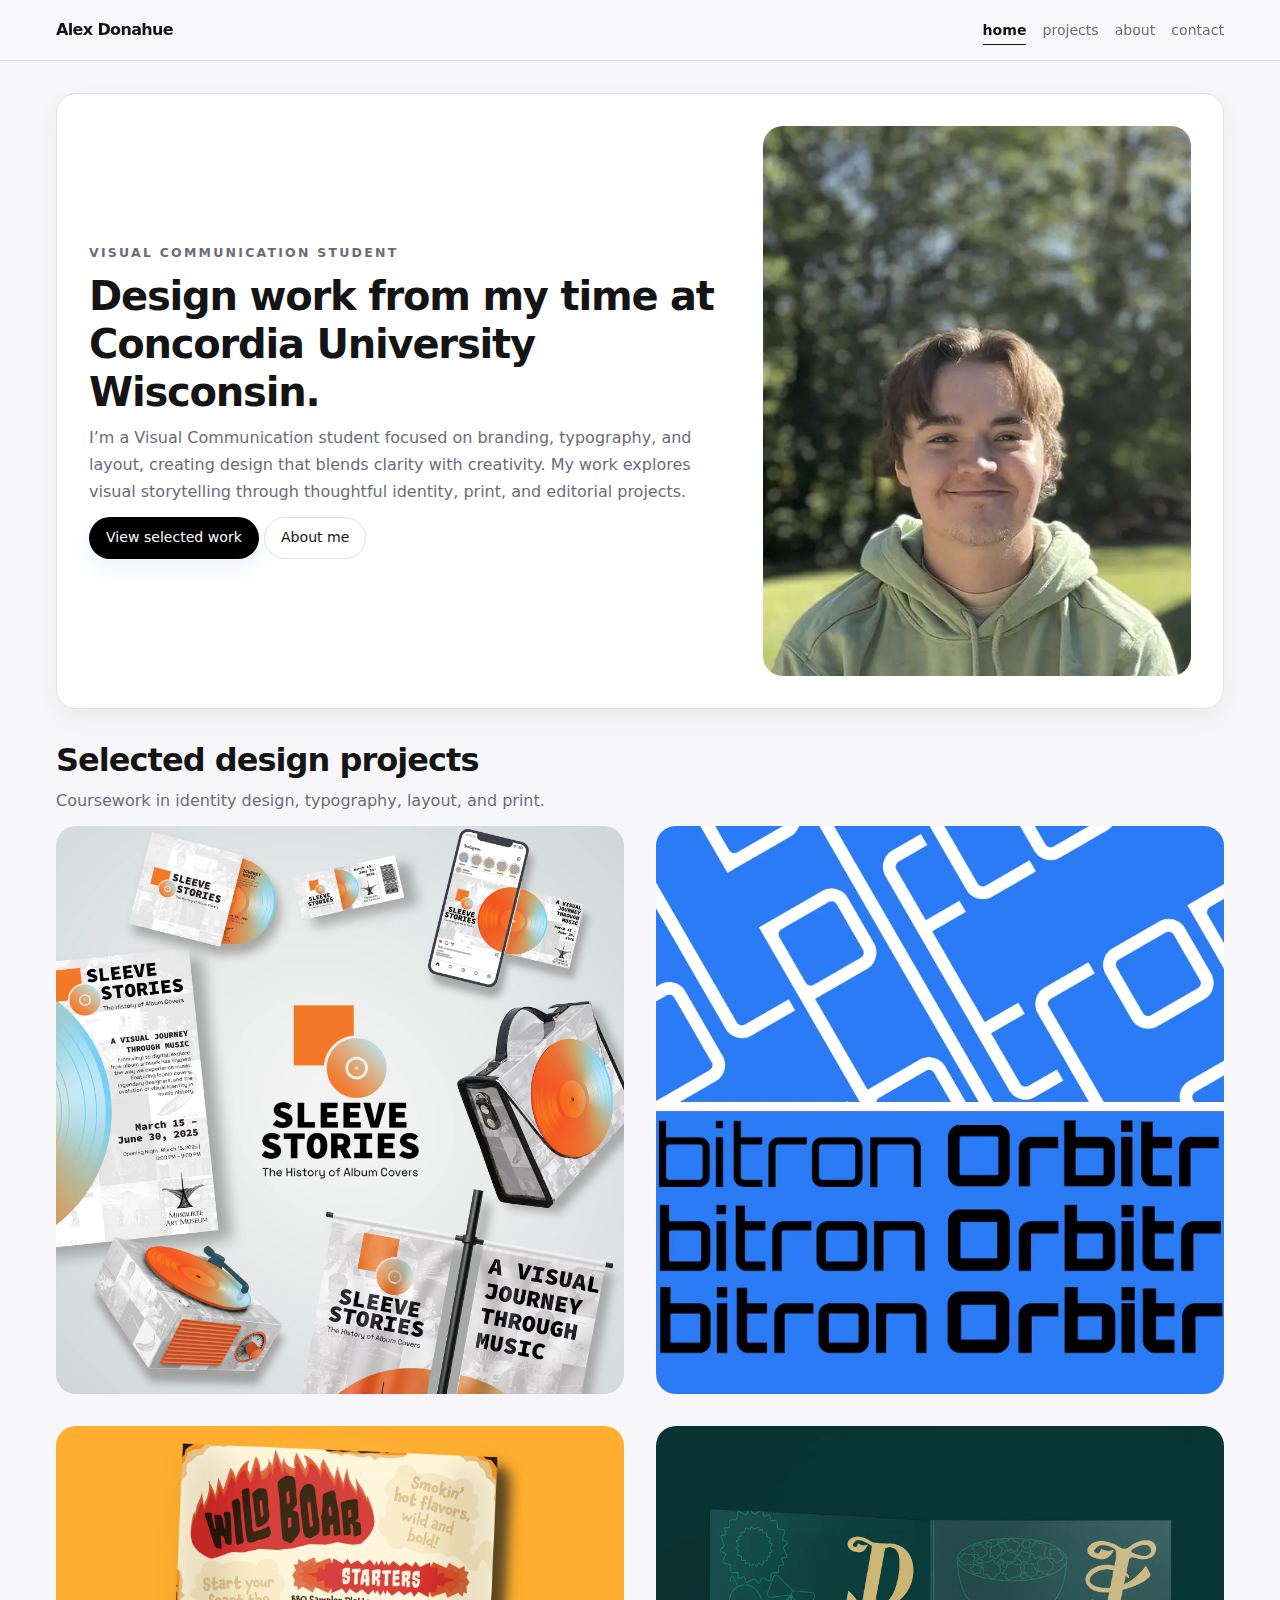
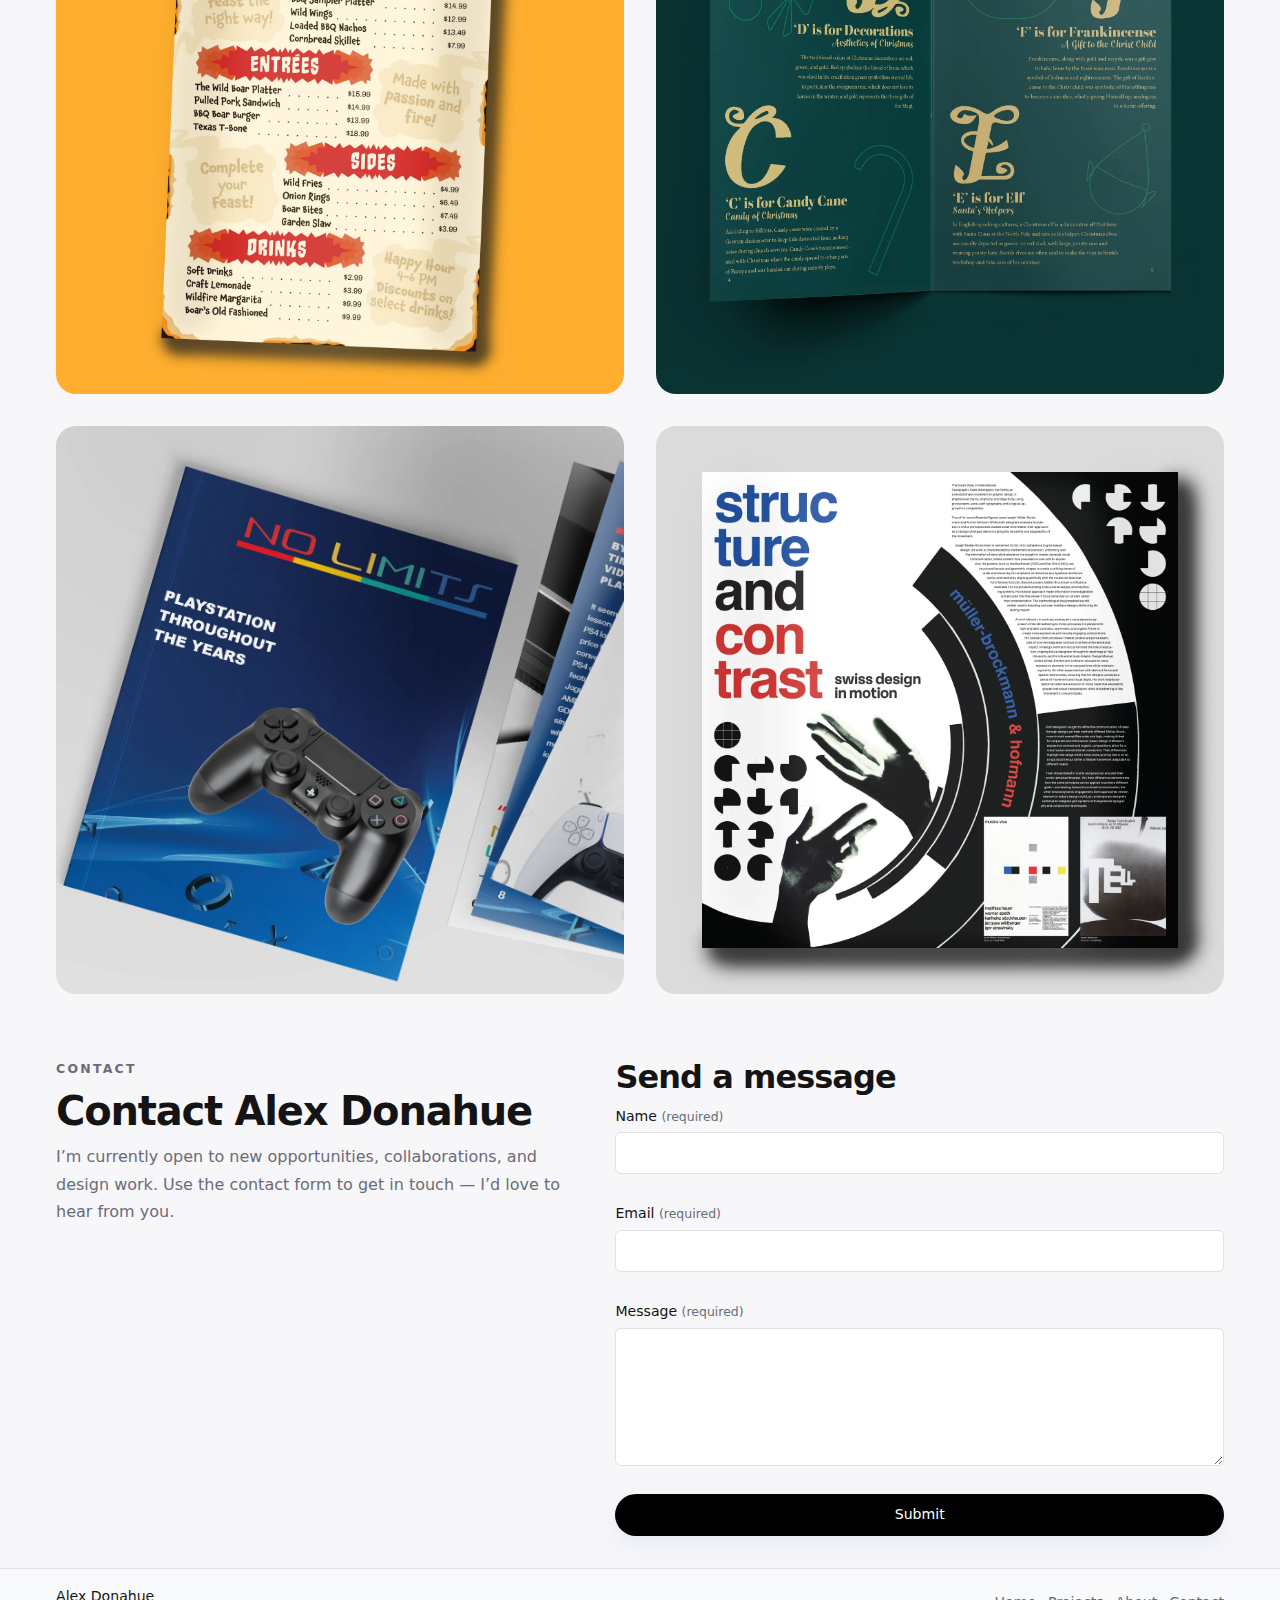
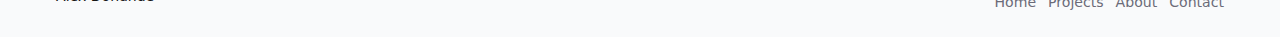
<file: index.html>
<!DOCTYPE html>
<html lang="en">
<head>
  <meta charset="UTF-8">
  <title>Graphic Design Portfolio | Alex Donahue</title>
  <meta name="viewport" content="width=device-width, initial-scale=1">
  <meta name="description" content="Portfolio of Alex Donahue, a Visual Communication student at Concordia University Wisconsin showcasing graphic design, branding, layout, and motion graphics projects.">
  <link rel="stylesheet" href="styles.css">
  <script src="script.js" defer></script>
</head>
<body>

<header class="site-header" role="banner">
  <div class="container header-inner">

    <a href="index.html" class="site-logo">Alex Donahue</a>

    <button
      class="menu-toggle"
      id="menu-toggle"
      type="button"
      aria-label="Toggle navigation menu"
      aria-controls="primary-nav"
      aria-expanded="false"
    >
      <span class="menu-icon" aria-hidden="true"></span>
    </button>

    <nav
      class="site-nav"
      id="primary-nav"
      role="navigation"
      aria-label="Primary navigation"
    >
      <ul class="nav-list">
        <li><a href="index.html" aria-current="page">Home</a></li>
        <li><a href="#projects">Projects</a></li>
        <li><a href="about.html">About</a></li>
        <li><a href="#contact">Contact</a></li>
      </ul>
    </nav>
  </div>
</header>

<main id="main-content">

  <section class="hero">
    <div class="container hero-inner">

      <div class="hero-content">
        <p class="eyebrow">Visual Communication Student</p>

        <h1>Design work from my time at Concordia University Wisconsin.</h1>

        <p class="hero-text">
          I’m a Visual Communication student focused on branding, typography,
          and layout, creating design that blends clarity with creativity.
          My work explores visual storytelling through thoughtful identity,
          print, and editorial projects.
        </p>

        <div class="hero-actions">
          <a class="btn btn-primary" href="#projects">View selected work</a>
          <a class="btn btn-ghost" href="about.html">About me</a>
        </div>
      </div>

      <div class="hero-portrait">
        <img src="images/alex-portrait.webp"
             alt="Portrait of Alex Donahue"
             class="portrait-img">
      </div>

    </div>
  </section>

  <section id="projects" class="section">
    <div class="container">
      <h2>Selected design projects</h2>
      <p class="section-intro">Coursework in identity design, typography, layout, and print.</p>

<div class="project-grid">
  <!-- ================================
     Sleeve Stories
  =================================== -->
  <div class="project-card">
  <a href="sleevestories.html" class="project-link"></a>

  <img src="images/sleevestories_mockup.webp"
       alt="Sleeve Stories exhibit identity"
       class="project-thumb">

  <div class="project-overlay">
    <h3>Sleeve Stories</h3>
    <p>Identity system for an album cover museum exhibit</p>
  </div>
</div>

  <!-- ================================
     NeoType: Orbitron type specimen
  =================================== -->
  <div class="project-card">
  <img src="images/orbitron.webp" class="project-thumb">
  <div class="project-overlay">
    <h3>NeoType</h3>
    <p>Type Specimen Book</p>
    <a href="neotype.html" class="project-link">View case study →</a>
  </div>
</div>

  <!-- ================================
     Wild Boar one-page menu
  =================================== -->
  <div class="project-card">
    <img src="images/wildboar.webp" class="project-thumb"
         alt="Wild Boar BBQ restaurant menu"
         class="project-thumb">

    <div class="project-overlay">
      <h3>Wild Boar one-page menu</h3>
      <p>Branding-driven restaurant menu.</p>
      <a href="wildboar.html" class="project-link">View case study →</a>
    </div>
  </div>

    <!-- ================================
     Christmas ABC book
  =================================== -->
  <div class="project-card">
    <img src="images/abc.webp" class="project-thumb"
         alt="Christmas ABC book and poster"
         class="project-thumb">

    <div class="project-overlay">
      <h3>Typeface Design</h3>
      <p>Christmas ABC's book and poster</p>
      <a href="abc.html" class="project-link">View case study →</a>
    </div>
  </div>

  <!-- ================================
     No Limits PlayStation brochure
  =================================== -->
  <div class="project-card">
    <img src="images/NoLimits.webp" class="project-thumb"
         alt="No Limits PlayStation brochure"
         class="project-thumb">

    <div class="project-overlay">
      <h3>No Limits PlayStation brochure</h3>
      <p>Editorial brochure celebrating PlayStation.</p>
      <a href="nolimits.html" class="project-link">View case study →</a>
    </div>
  </div>

    <!-- ================================
     Design Poster
  =================================== -->
  <div class="project-card">
    <img src="images/poster.webp" class="project-thumb"
         alt="Quadrant Poster"
         class="project-thumb">

    <div class="project-overlay">
      <h3>Quadrant Poster</h3>
      <p>Josef Müller-Brockmann and Armin Hofmann</p>
      <a href="quadrant.html" class="project-link">View case study →</a>
    </div>
  </div>
</div>

      </div>
    </div>
  </section>

  <!-- ================================
     CONTACT SECTION (FORM + ASIDE)
=================================== -->

<section id="contact" class="section" aria-labelledby="contact-heading">
  <div class="container contact-layout">

    <!-- LEFT COLUMN -->
    <aside class="main-grid-sidebar contact-aside" aria-label="Additional contact information">

      <p class="eyebrow">Contact</p>
      <h1 id="contact-heading">Contact Alex Donahue</h1>
      <p class="page-intro">
        I’m currently open to new opportunities, collaborations, and design work. Use the contact
        form to get in touch — I’d love to hear from you.
      </p>

    </aside>

    <!-- RIGHT COLUMN -->
    <div class="main-grid-primary">
      <h2 id="form-heading">Send a message</h2>

      <form class="contact-form" action="#" method="post" novalidate>
        <!-- Name -->
        <div class="form-field">
          <label for="name">
            Name <span class="required-indicator">(required)</span>
          </label>
          <input
            id="name"
            name="name"
            type="text"
            autocomplete="name"
            required
            minlength="2"
            aria-describedby="name-helper name-error"
          >
          <p id="name-error" class="field-error" aria-live="polite"></p>
        </div>

        <!-- Email -->
        <div class="form-field">
          <label for="email">
            Email <span class="required-indicator">(required)</span>
          </label>
          <input
            id="email"
            name="email"
            type="email"
            autocomplete="email"
            required
            aria-describedby="email-helper email-error"
          >
          <p id="email-error" class="field-error" aria-live="polite"></p>
        </div>

        <!-- Message -->
        <div class="form-field">
          <label for="message">
            Message <span class="required-indicator">(required)</span>
          </label>
          <textarea
            id="message"
            name="message"
            rows="5"
            required
            minlength="10"
            aria-describedby="message-helper message-error"
          ></textarea>
          <p id="message-error" class="field-error" aria-live="polite"></p>
        </div>

        <button class="btn btn-primary contact-submit" type="submit">
          Submit
        </button>
      </form>
    </div>

  </div>
</section>

</main>

<footer class="site-footer">
  <div class="container footer-inner">
    <p>Alex Donahue</p>
    <nav aria-label="Footer navigation">
      <ul class="footer-nav">
        <li><a href="index.html" aria-current="page">Home</a></li>
        <li><a href="#projects">Projects</a></li>
        <li><a href="about.html">About</a></li>
        <li><a href="#contact">Contact</a></li>
      </ul>
    </nav>
  </div>
</footer>

</body>
</html>
</file>
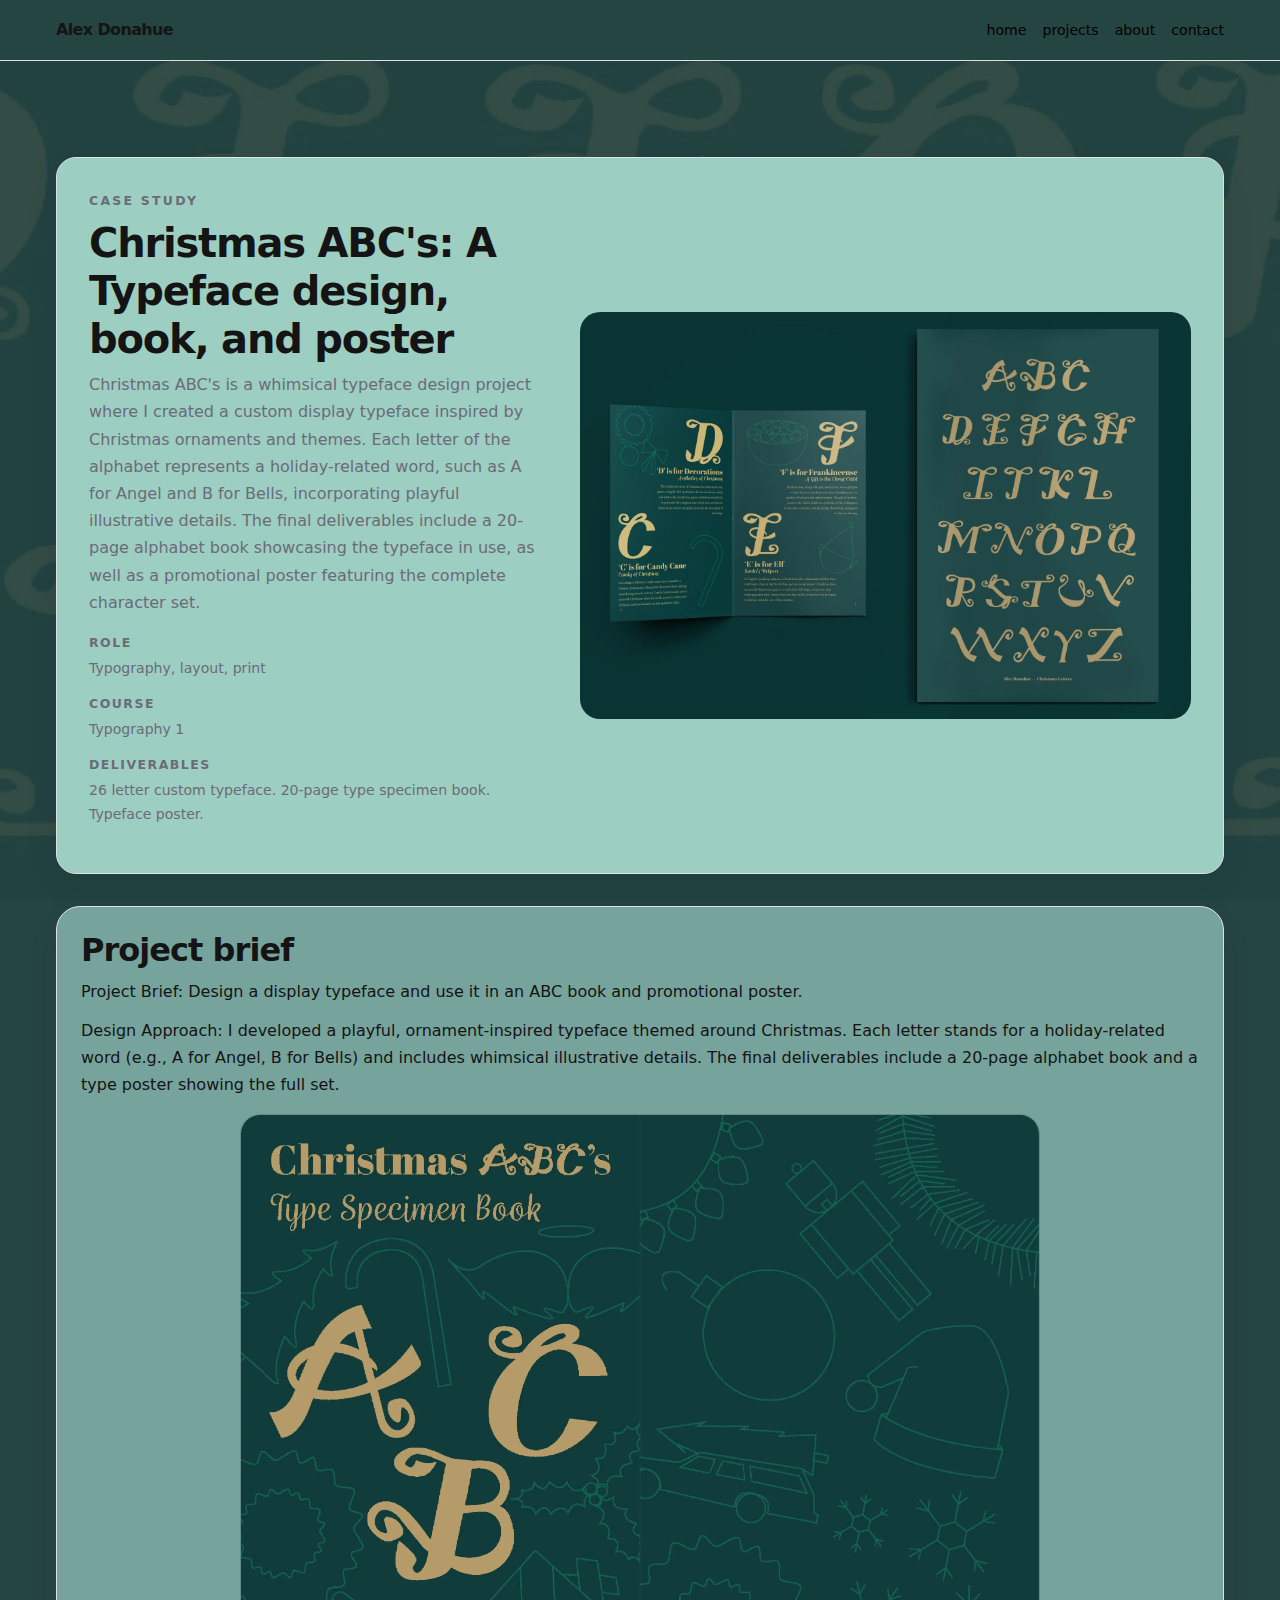
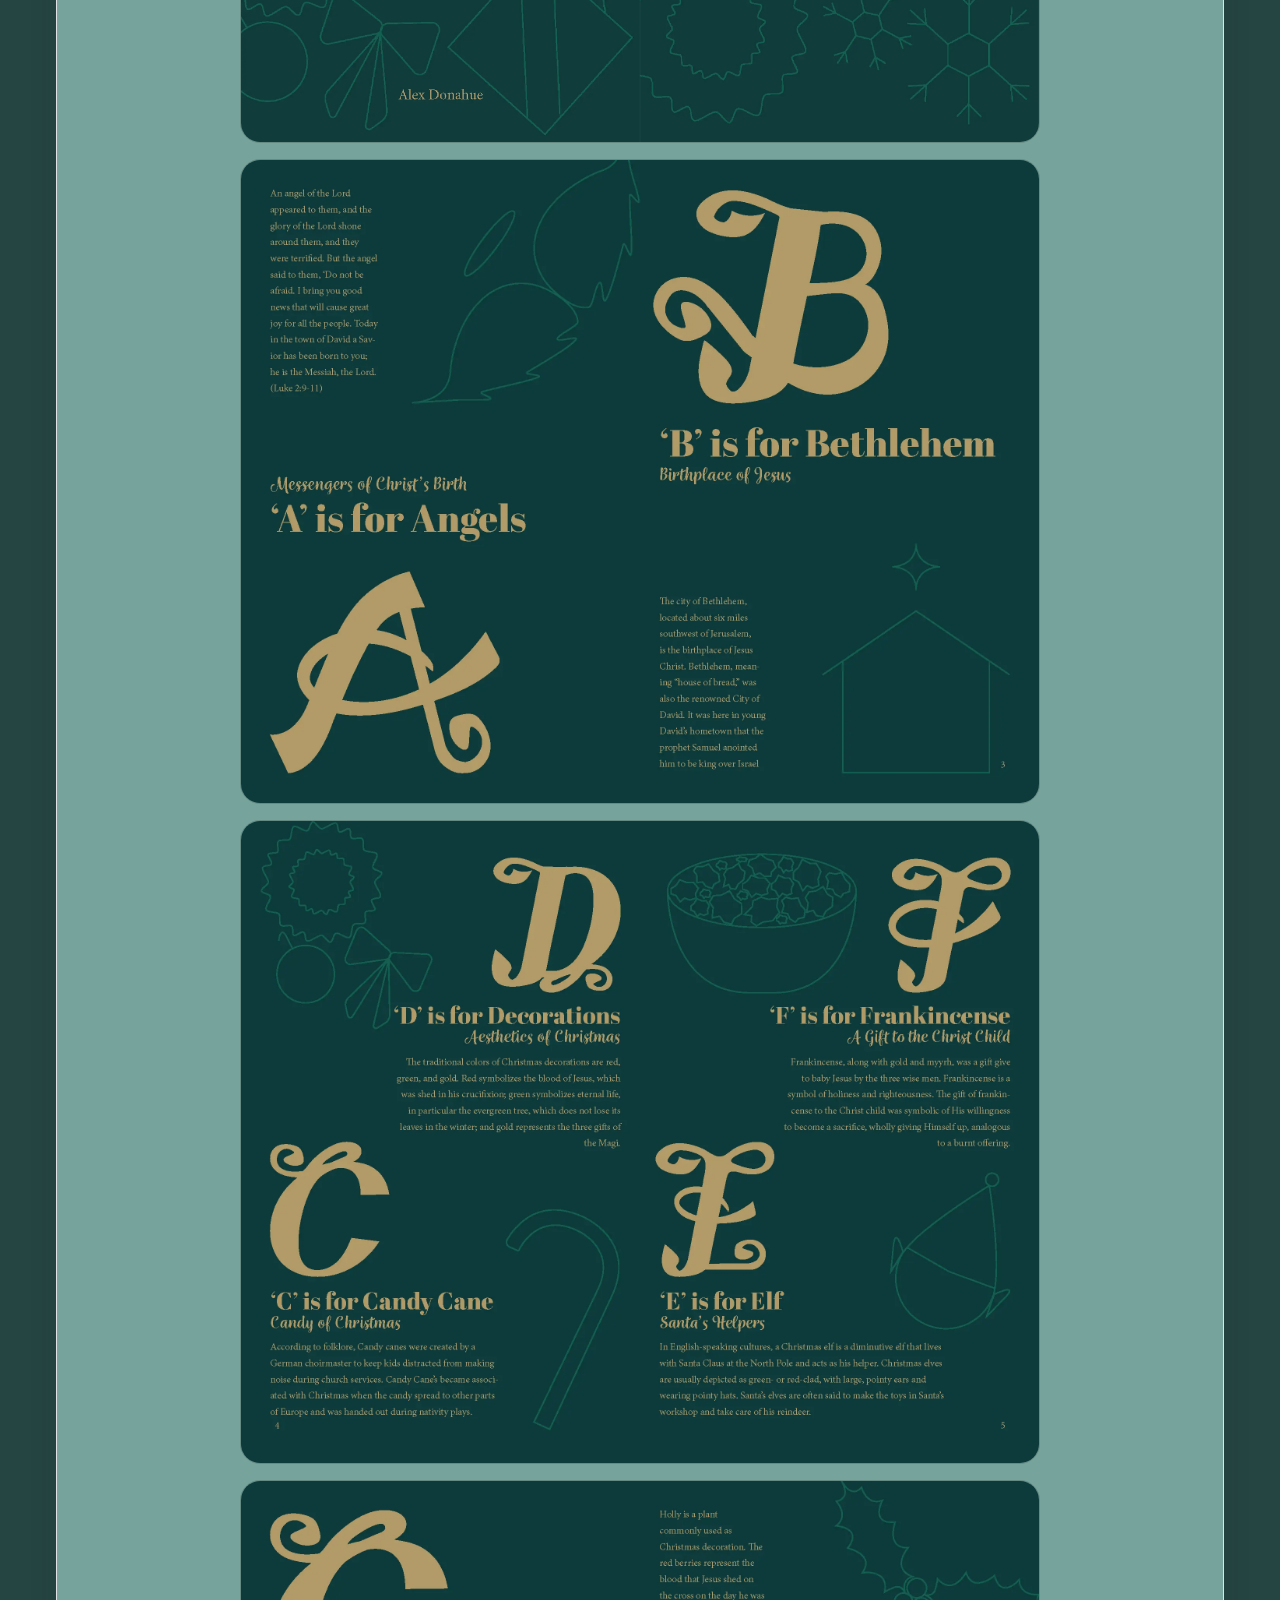
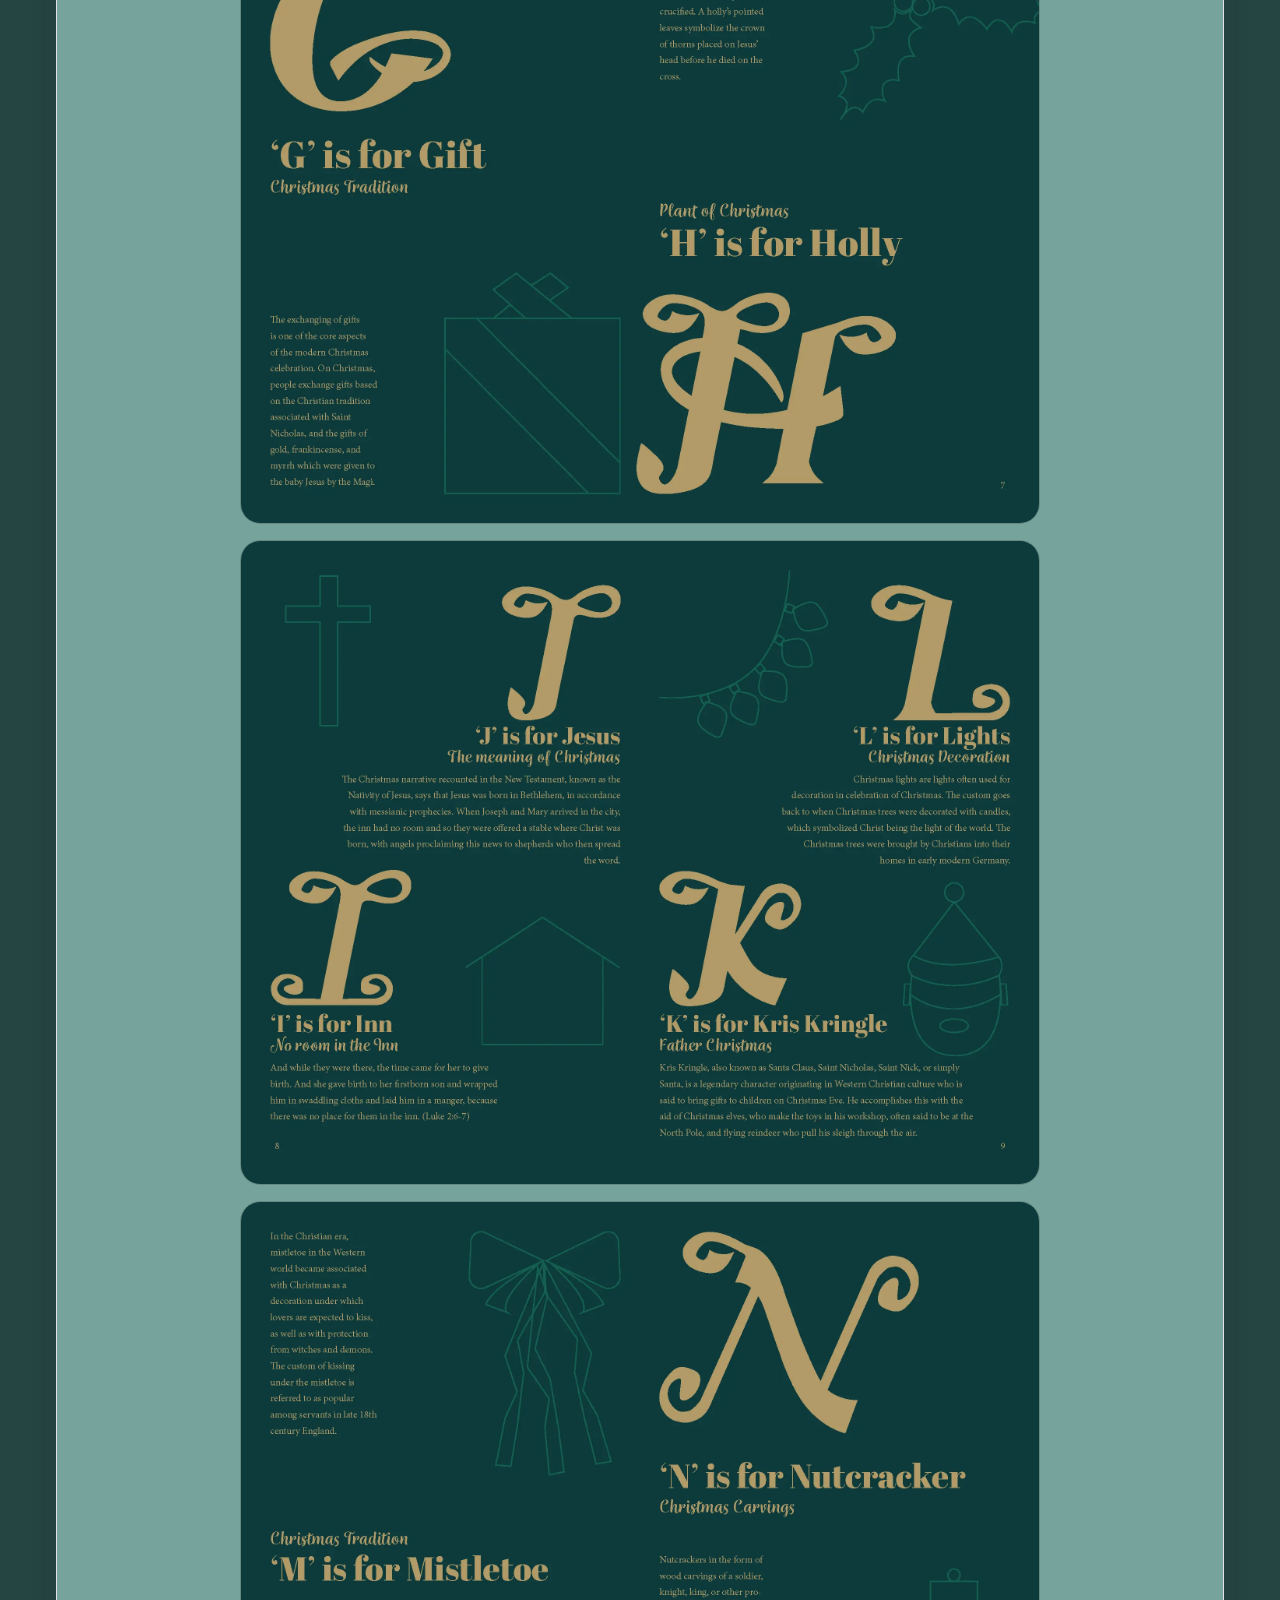
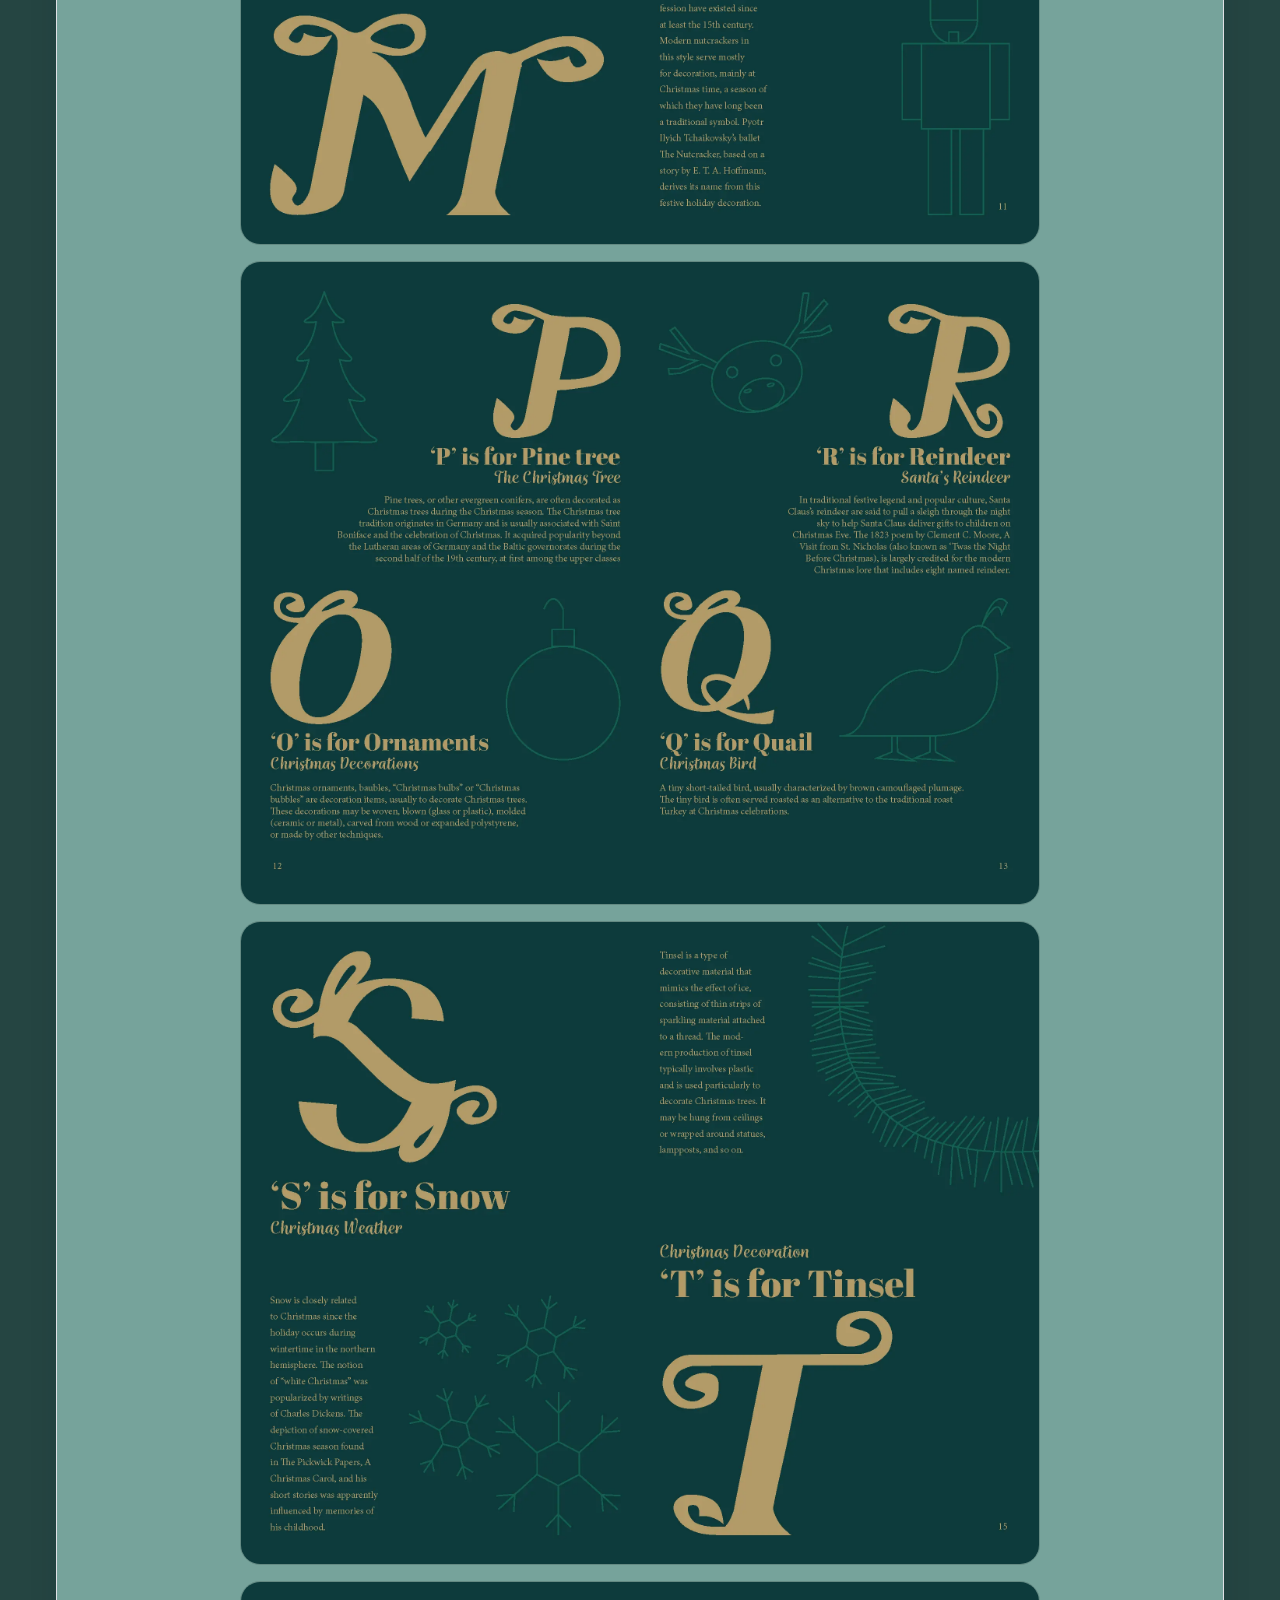
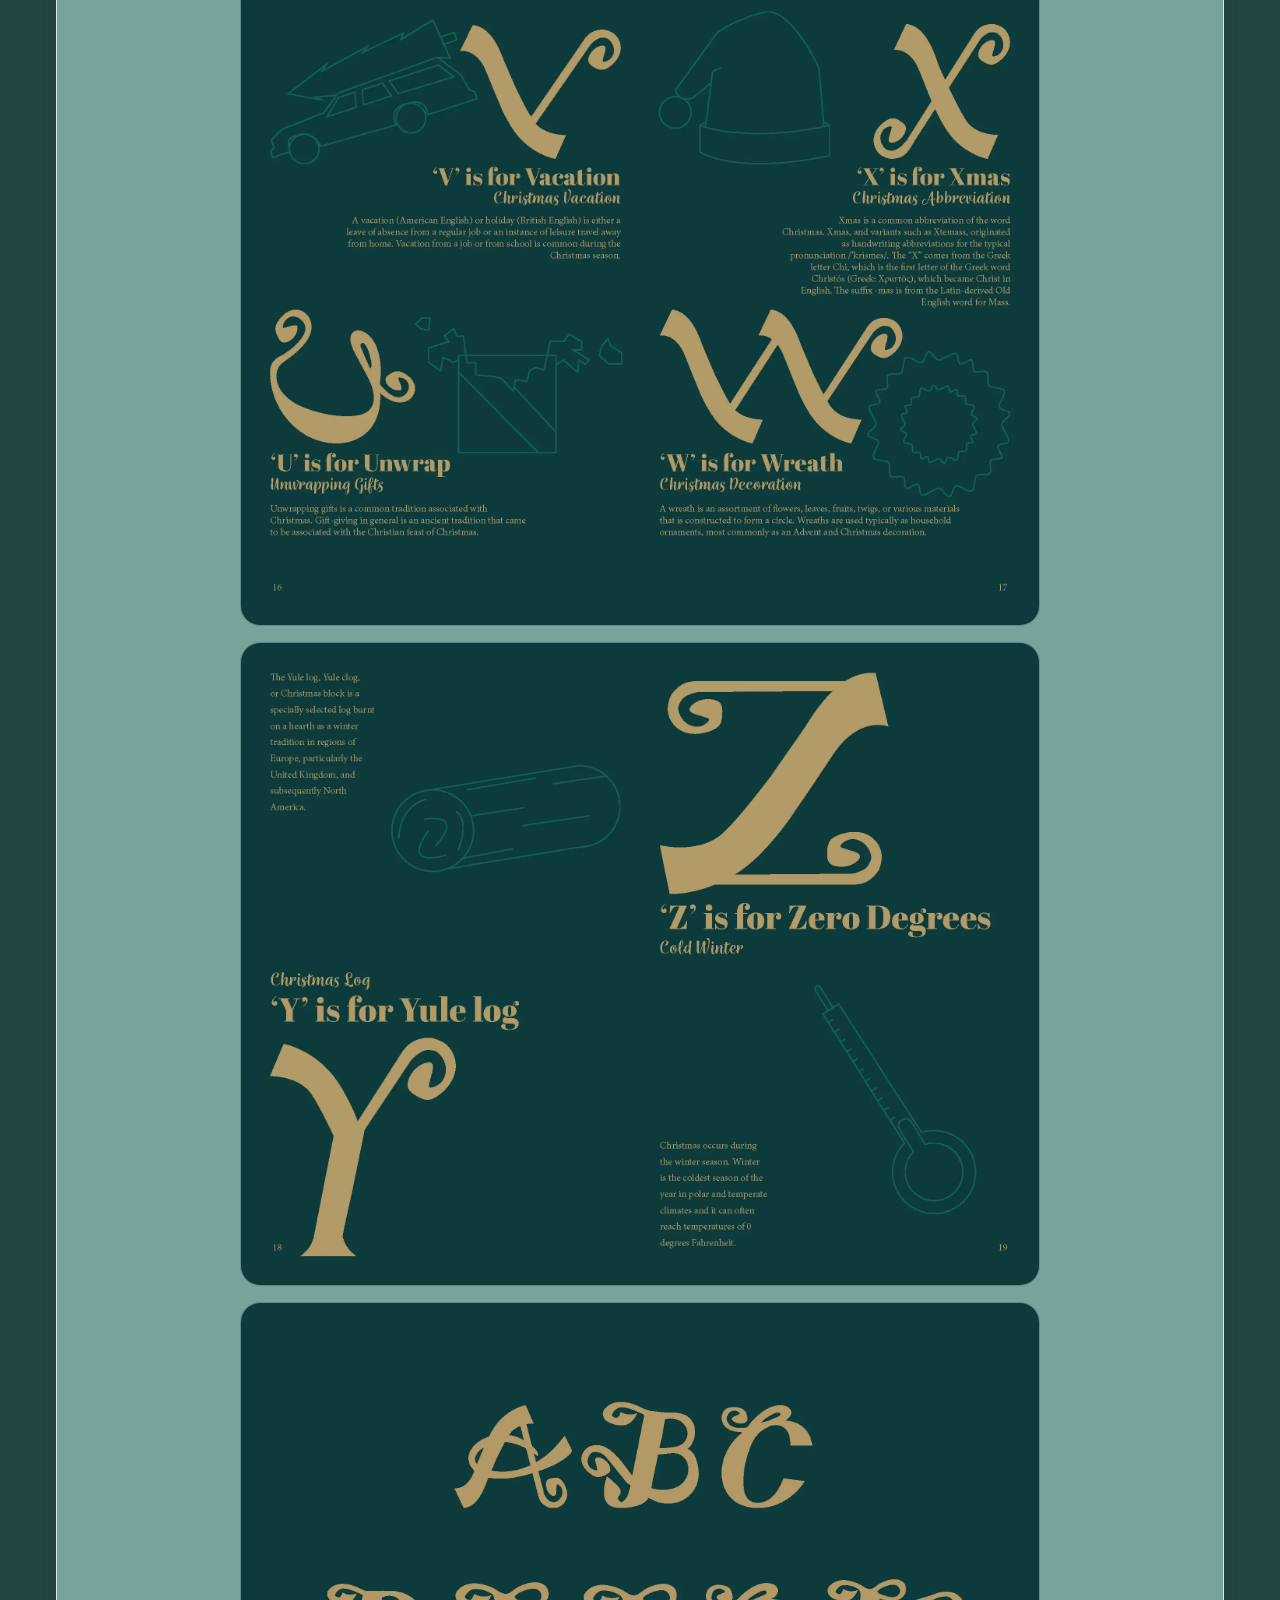
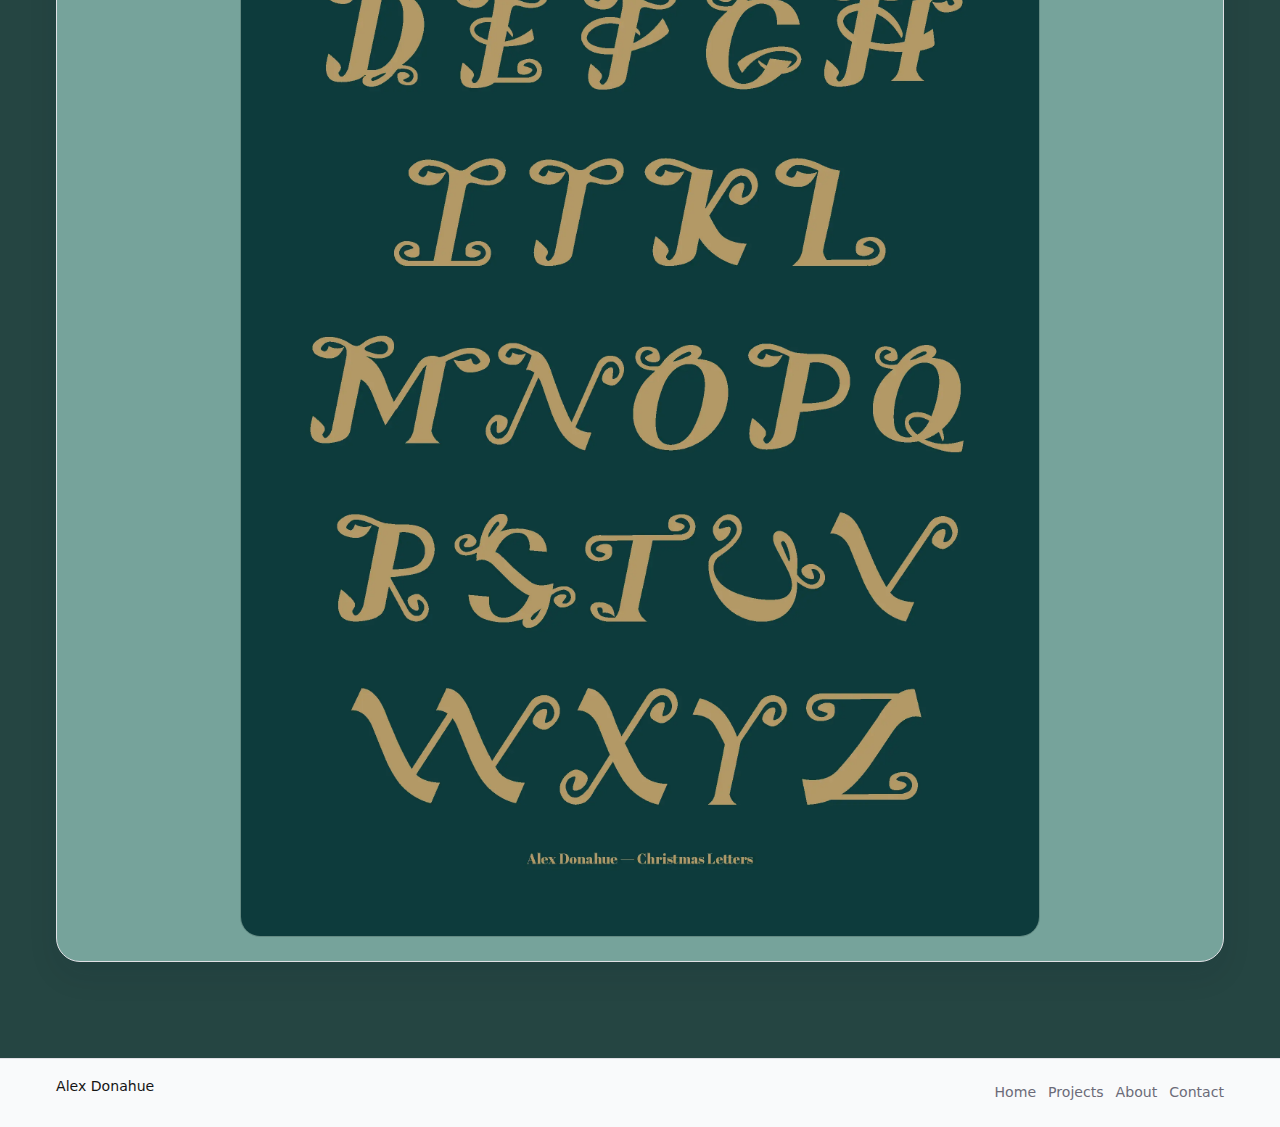
<file: abc.html>
<!DOCTYPE html>
<html lang="en">
<head>
  <meta charset="UTF-8">
  <title>Christmas ABC's – Typeface Design | Alex Donahue</title>
  <meta name="viewport" content="width=device-width, initial-scale=1">
  <meta name="description" content="Case study for Christmas ABC's, a typeface design project created by Alex Donahue">
  <link rel="stylesheet" href="styles.css">
  <script src="script.js" defer></script>
</head>
<body class="abc-case-page">

  <!-- Lightbox overlay -->
  <div id="lightbox" class="lightbox" aria-hidden="true">
    <button class="lightbox-close" aria-label="Close image"></button>
    <img id="lightbox-img" alt="">
  </div>

  <header class="site-header abc-site-header" role="banner">
  <div class="container abc-header-inner">

    <a href="index.html" class="site-logo">Alex Donahue</a>

    <button
      class="menu-toggle"
      id="menu-toggle"
      type="button"
      aria-label="Toggle navigation menu"
      aria-controls="primary-nav"
      aria-expanded="false"
    >
      <span class="menu-icon" aria-hidden="true"></span>
    </button>

    <nav
      class="site-nav abc-site-nav"
      id="primary-nav"
      role="navigation"
      aria-label="Primary navigation"
    >
      <ul class="nav-list abc-nav-list">
        <li><a href="index.html">Home</a></li>
        <li><a href="index.html#projects">Projects</a></li>
        <li><a href="about.html">About</a></li>
        <li><a href="index.html#contact">Contact</a></li>
      </ul>
    </nav>
  </div>
</header>

<main id="main-content" class="site-main">

  <!-- HERO / OVERVIEW -->
  <article class="abc-case-article" aria-labelledby="sleeve-heading">

    <section class="abc-case-hero">
      <div class="container abc-case-hero-inner">
        <div class="abc-case-hero-text">
          <p class="eyebrow">Case Study</p>
          <h1 id="sleeve-heading">Christmas ABC's: A Typeface design, book, and poster</h1>
          <p class="hero-text">
            Christmas ABC's is a whimsical typeface design project where I created a custom
            display typeface inspired by Christmas ornaments and themes. Each letter of the
            alphabet represents a holiday-related word, such as A for Angel and B for Bells,
            incorporating playful illustrative details. The final deliverables include a 20-page
            alphabet book showcasing the typeface in use, as well as a promotional poster featuring
            the complete character set.
          </p>

          <dl class="abc-case-meta">
            <div>
              <dt>Role</dt>
              <dd>Typography, layout, print</dd>
            </div>
            <div>
              <dt>Course</dt>
              <dd>Typography 1</dd>
            </div>
            <div>
              <dt>Deliverables</dt>
              <dd>26 letter custom typeface. 20-page type specimen book. Typeface poster.</dd>
            </div>
          </dl>
        </div>

        <div class="abc-case-hero-media">
          <img
          src="images/abc_mockup.webp"
          alt="Christmas ABC's type specimen book and poster"
          class="js-lightbox"
          >
        </div>
      </div>
    </section>

<!-- PROJECT BRIEF -->
<section class="section">
  <div class="container">
    <div class="abc-case-panel">
      <h2>Project brief</h2>
      <p>
        Project Brief: Design a display typeface and use it in an ABC book and promotional poster.
      </p>
      <p>
        Design Approach: I developed a playful, ornament-inspired typeface themed around Christmas.
        Each letter stands for a holiday-related word (e.g., A for Angel, B for Bells) and includes
        whimsical illustrative details. The final deliverables include a 20-page alphabet book and
        a type poster showing the full set.
      </p>

            <div class="abc-case-gallery abc-brief-gallery">
  <img src="images/abc_1.webp" alt="ABC book cover" class="js-lightbox">
  <img src="images/abc_2.webp" alt="ABC book spread 2" class="js-lightbox">
  <img src="images/abc_3.webp" alt="ABC book spread 3" class="js-lightbox">
  <img src="images/abc_4.webp" alt="ABC book spread 4" class="js-lightbox">
  <img src="images/abc_5.webp" alt="ABC book spread 5" class="js-lightbox">
  <img src="images/abc_6.webp" alt="ABC book spread 6" class="js-lightbox">
  <img src="images/abc_7.webp" alt="ABC book spread 7" class="js-lightbox">
  <img src="images/abc_8.webp" alt="ABC book spread 8" class="js-lightbox">
  <img src="images/abc_9.webp" alt="ABC book spread 9" class="js-lightbox">
  <img src="images/abc_10.webp" alt="ABC book spread 10" class="js-lightbox">
  <img src="images/abc_poster.webp" alt="ABC poster" class="js-lightbox">
          </div>
    </div>
  </div>
</section>

  </article>

</main>

<footer class="site-footer">
  <div class="container footer-inner">
    <p>Alex Donahue</p>
    <nav aria-label="Footer navigation">
      <ul class="footer-nav">
        <li><a href="index.html">Home</a></li>
        <li><a href="index.html#projects">Projects</a></li>
        <li><a href="about.html">About</a></li>
        <li><a href="index.html#contact">Contact</a></li>
      </ul>
    </nav>
  </div>
</footer>

</body>
</html>
</file>
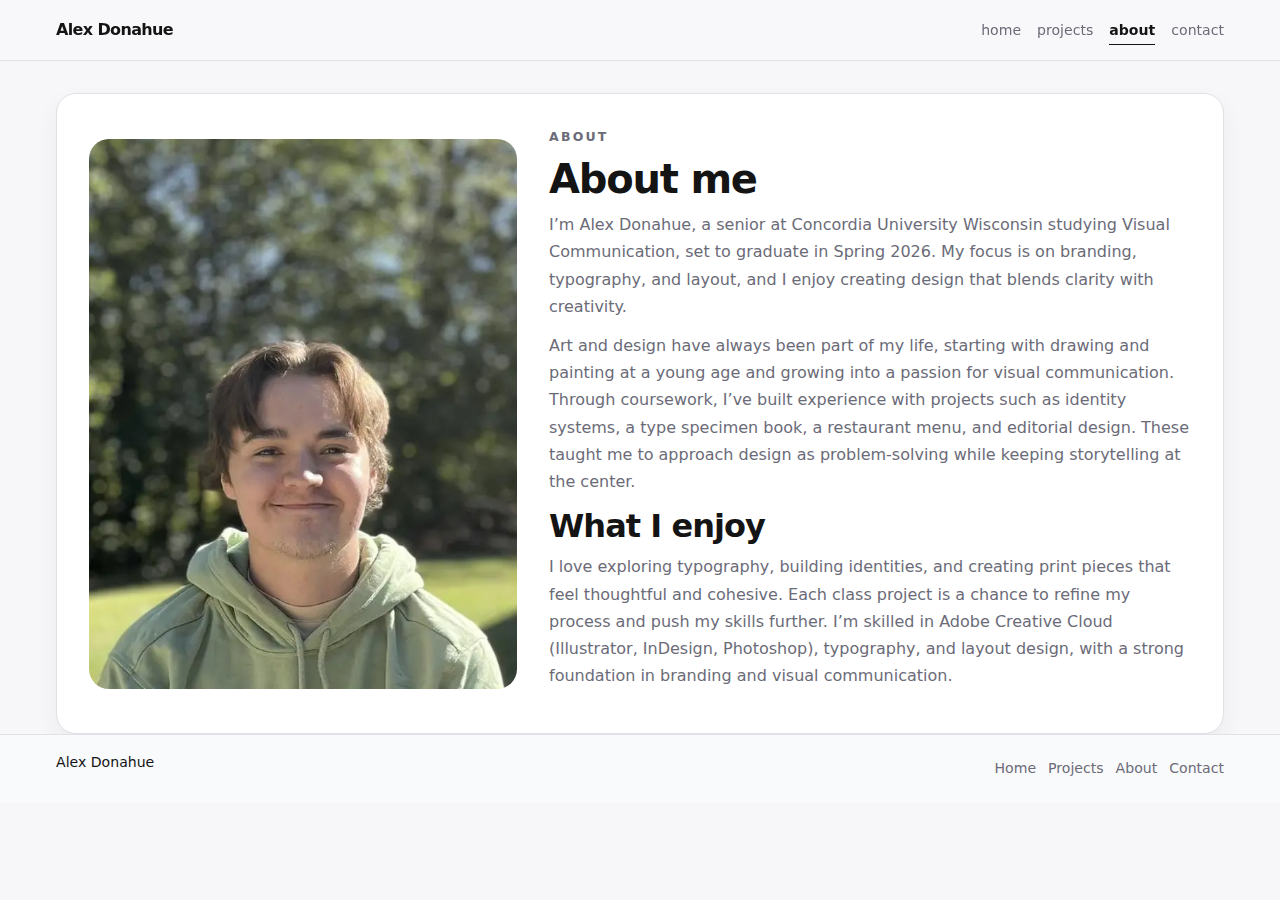
<file: about.html>
<!DOCTYPE html>
<html lang="en">
<head>
  <meta charset="UTF-8">
  <title>About | Alex Donahue – Student Graphic Designer</title>
  <meta name="viewport" content="width=device-width, initial-scale=1">
  <meta name="description" content="Learn about Alex Donahue, a Visual Communication student and emerging graphic designer focusing on branding, typography, layout, and photography.">
  <link rel="stylesheet" href="styles.css">
  <script src="script.js" defer></script>
</head>
<body>

<header class="site-header" role="banner">
  <div class="container header-inner">

    <a href="index.html" class="site-logo">Alex Donahue</a>

    <button class="menu-toggle" id="menu-toggle" type="button"
            aria-label="Toggle navigation menu"
            aria-controls="primary-nav"
            aria-expanded="false">
      <span class="menu-icon" aria-hidden="true"></span>
    </button>

    <nav class="site-nav" id="primary-nav" role="navigation" aria-label="Primary navigation">
      <ul class="nav-list">
        <li><a href="index.html">Home</a></li>
        <li><a href="index.html#projects">Projects</a></li>
        <li><a href="about.html" aria-current="page">About</a></li>
        <li><a href="index.html#contact">Contact</a></li>
      </ul>
    </nav>

  </div>
</header>

<main id="main-content">

  <!-- About hero-style section -->
  <section class="hero about-hero">
    <div class="container hero-inner about-hero-inner">

      <!-- Portrait FIRST (left side) -->
      <div class="hero-portrait">
        <img src="images/alex-portrait.webp" alt="Portrait of Alex Donahue" class="portrait-img">
      </div>

      <!-- Text SECOND (right side) -->
      <div class="hero-content">
        <p class="eyebrow">About</p>
        <h1>About me</h1>

        <p class="hero-text">
          I’m Alex Donahue, a senior at Concordia University Wisconsin studying Visual Communication,
          set to graduate in Spring 2026. My focus is on branding, typography, and layout,
          and I enjoy creating design that blends clarity with creativity.
        </p>

        <p class="hero-text">
          Art and design have always been part of my life, starting with drawing and painting at a young age
          and growing into a passion for visual communication. Through coursework,
          I’ve built experience with projects such as identity systems, a type specimen book,
          a restaurant menu, and editorial design. These taught me to approach design as problem-solving
          while keeping storytelling at the center.
        </p>

        <h2>What I enjoy</h2>
        <p class="hero-text">
          I love exploring typography, building identities, and creating print pieces that feel
          thoughtful and cohesive. Each class project is a chance to refine my process and push
          my skills further. I’m skilled in Adobe Creative Cloud (Illustrator, InDesign, Photoshop),
          typography, and layout design, with a strong foundation in branding and visual communication.
        </p>
      </div>

    </div>
  </section>

</main>

<footer class="site-footer">
  <div class="container footer-inner">
    <p>Alex Donahue</p>
    <nav aria-label="Footer navigation">
      <ul class="footer-nav">
        <li><a href="index.html">Home</a></li>
        <li><a href="index.html#projects">Projects</a></li>
        <li><a href="about.html" aria-current="page">About</a></li>
        <li><a href="index.html#contact">Contact</a></li>
      </ul>
    </nav>
  </div>
</footer>

</body>
</html>
</file>
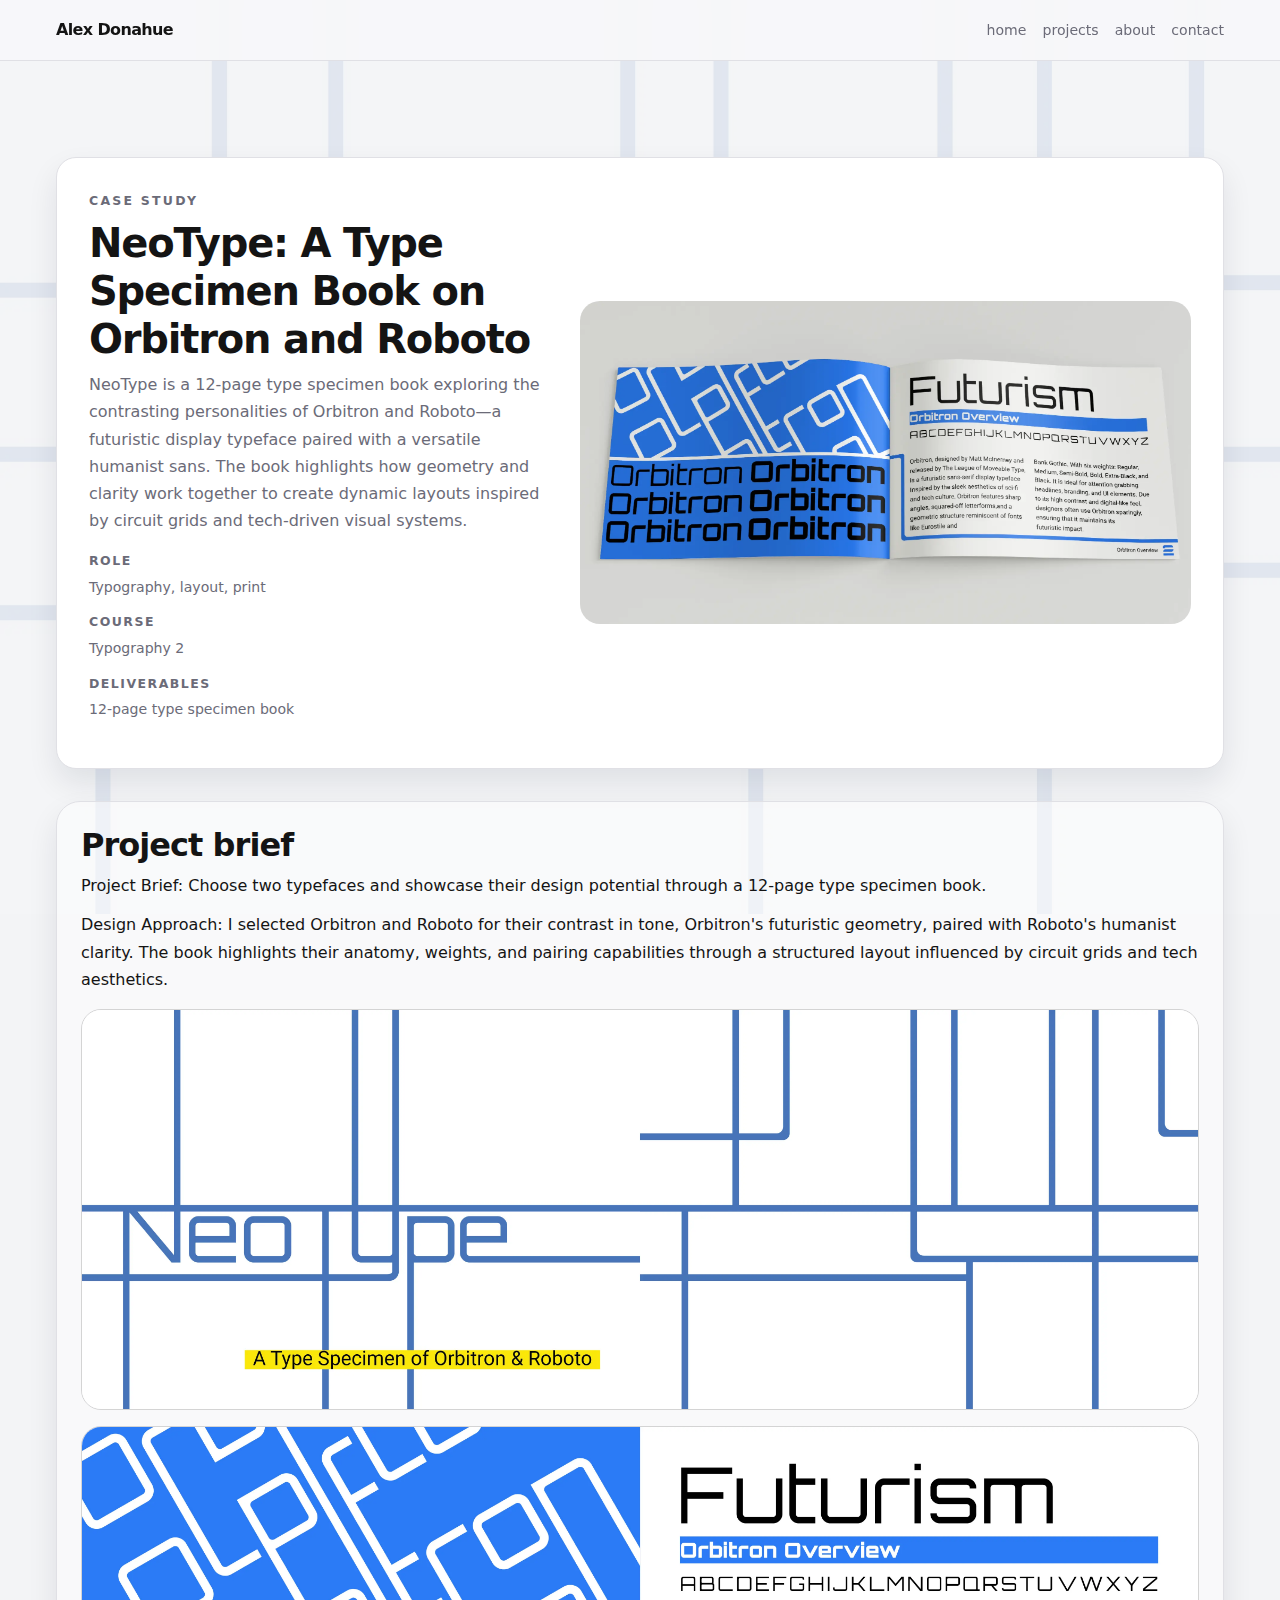
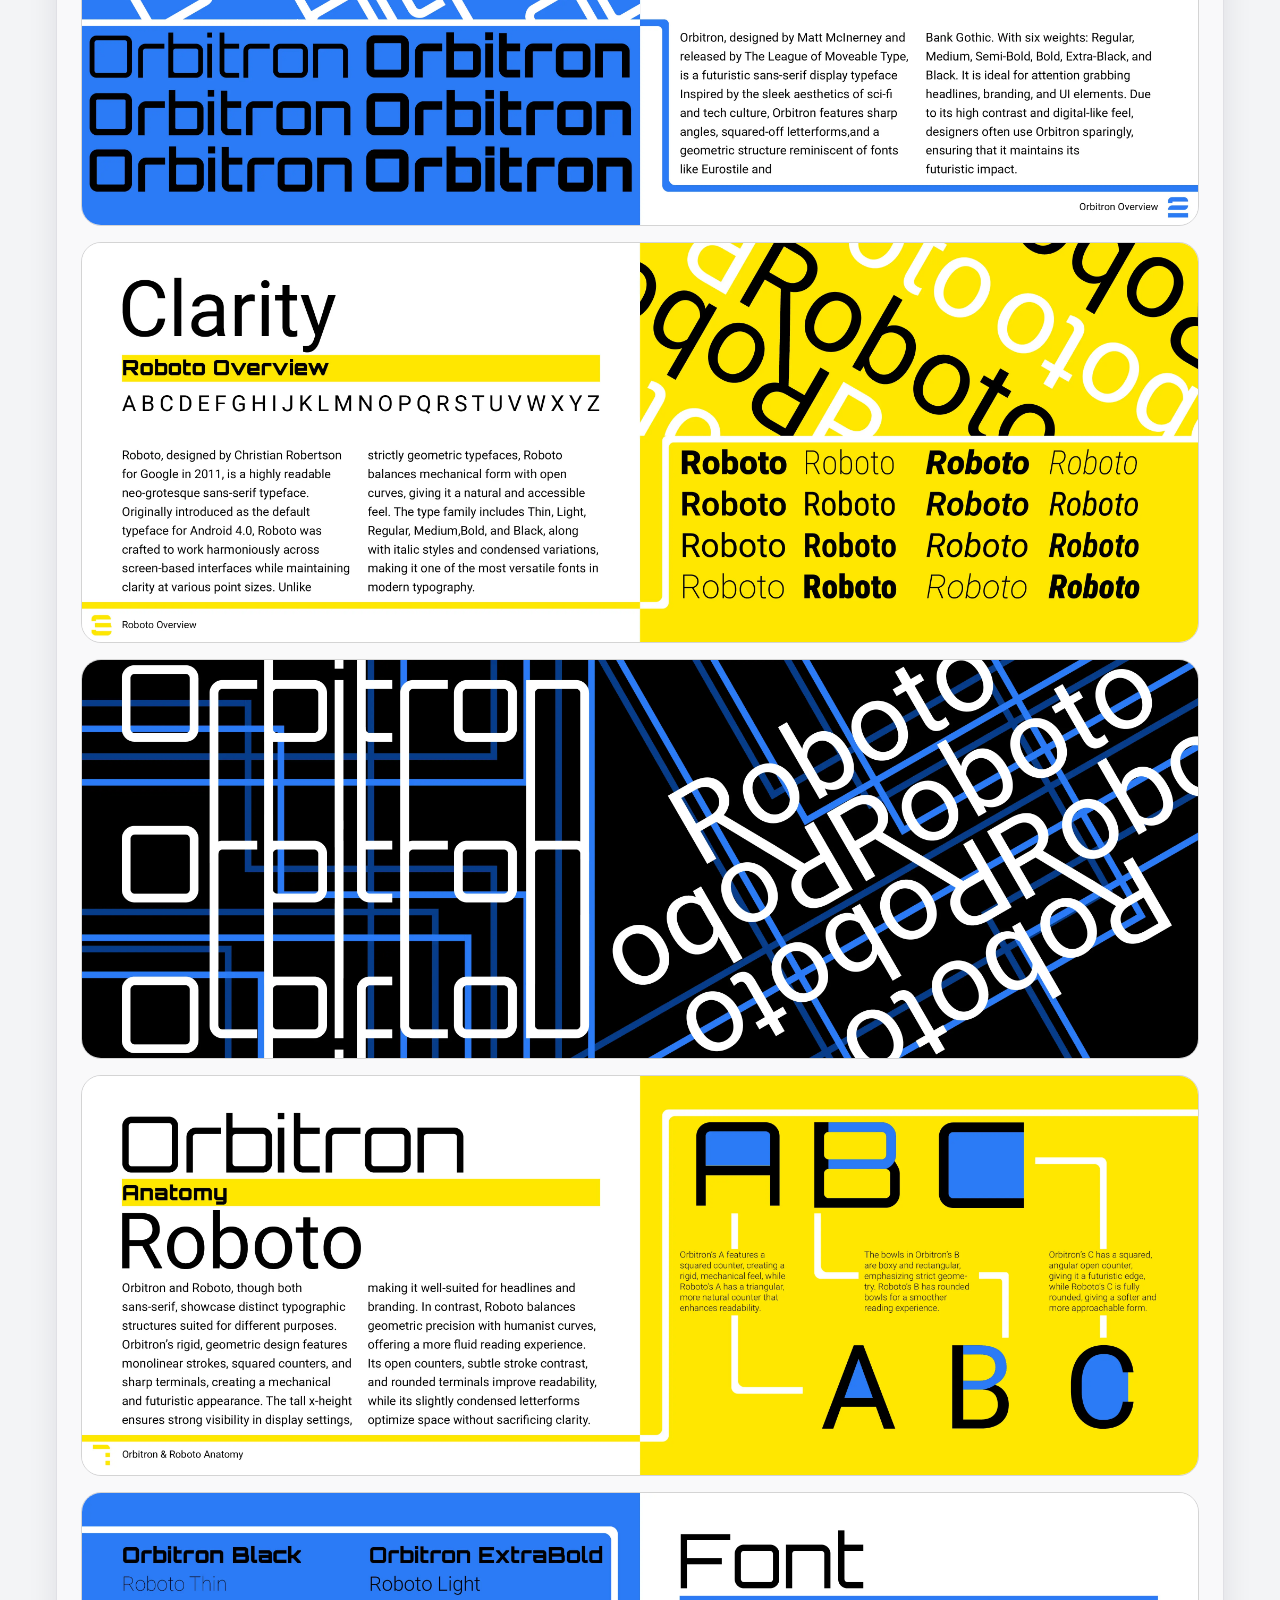
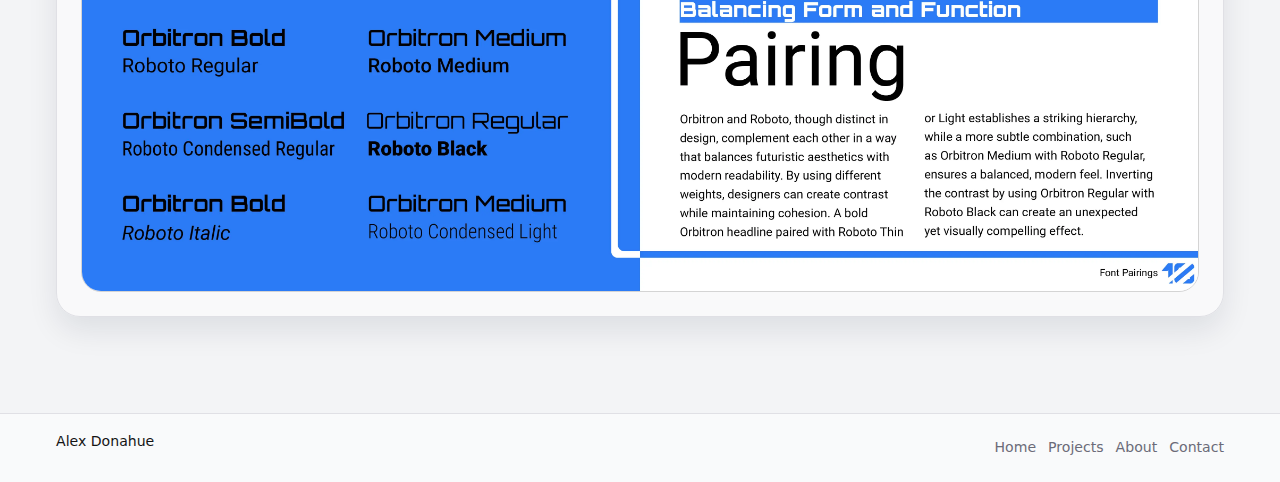
<file: neotype.html>
<!DOCTYPE html>
<html lang="en">
<head>
  <meta charset="UTF-8">
  <title>NeoType – Type Specimen Book Case Study | Alex Donahue</title>
  <meta name="viewport" content="width=device-width, initial-scale=1">
  <meta name="description" content="Case study for NeoType, a type specimen book created by Alex Donahue">
  <link rel="stylesheet" href="styles.css">
  <script src="script.js" defer></script>
</head>
<body class="neo-case-page">

  <!-- Lightbox overlay -->
  <div id="lightbox" class="lightbox" aria-hidden="true">
    <button class="lightbox-close" aria-label="Close image"></button>
    <img id="lightbox-img" alt="">
  </div>

  <header class="site-header" role="banner">
  <div class="container header-inner">

    <a href="index.html" class="site-logo">Alex Donahue</a>

    <button
      class="menu-toggle"
      id="menu-toggle"
      type="button"
      aria-label="Toggle navigation menu"
      aria-controls="primary-nav"
      aria-expanded="false"
    >
      <span class="menu-icon" aria-hidden="true"></span>
    </button>

    <nav
      class="site-nav"
      id="primary-nav"
      role="navigation"
      aria-label="Primary navigation"
    >
      <ul class="nav-list">
        <li><a href="index.html">Home</a></li>
        <li><a href="index.html#projects">Projects</a></li>
        <li><a href="about.html">About</a></li>
        <li><a href="index.html#contact">Contact</a></li>
      </ul>
    </nav>
  </div>
</header>

<main id="main-content" class="site-main">

  <!-- HERO / OVERVIEW -->
  <article class="neo-case-article" aria-labelledby="sleeve-heading">

    <section class="neo-case-hero">
      <div class="container neo-case-hero-inner">
        <div class="neo-case-hero-text">
          <p class="eyebrow">Case Study</p>
          <h1 id="sleeve-heading">NeoType: A Type Specimen Book on Orbitron and Roboto</h1>
          <p class="hero-text">
            NeoType is a 12-page type specimen book exploring the contrasting personalities
            of Orbitron and Roboto—a futuristic display typeface paired with a versatile
            humanist sans. The book highlights how geometry and clarity work together to
            create dynamic layouts inspired by circuit grids and tech-driven visual systems.
          </p>

          <dl class="neo-case-meta">
            <div>
              <dt>Role</dt>
              <dd>Typography, layout, print</dd>
            </div>
            <div>
              <dt>Course</dt>
              <dd>Typography 2</dd>
            </div>
            <div>
              <dt>Deliverables</dt>
              <dd>12-page type specimen book</dd>
            </div>
          </dl>
        </div>

        <div class="neo-case-hero-media">
          <img
          src="images/neotype.webp"
          alt="Neotype type specimen book mockup showing interior spreads."
          class="js-lightbox"
          >
        </div>
      </div>
    </section>

<!-- PROJECT BRIEF -->
<section class="section">
  <div class="container">
    <div class="neo-case-panel">
      <h2>Project brief</h2>
      <p>
        Project Brief: Choose two typefaces and showcase their design potential through
        a 12-page type specimen book.
      </p>
      <p>
        Design Approach: I selected Orbitron and Roboto for their contrast in tone,
        Orbitron's futuristic geometry, paired with Roboto's humanist clarity. The book
        highlights their anatomy, weights, and pairing capabilities through a structured
        layout influenced by circuit grids and tech aesthetics.
      </p>

            <div class="neo-case-gallery">
  <img src="images/nt_1.webp" alt="..." class="js-lightbox">
  <img src="images/nt_2.webp" alt="..." class="js-lightbox">
  <img src="images/nt_3.webp" alt="..." class="js-lightbox">
  <img src="images/nt_4.webp" alt="..." class="js-lightbox">
  <img src="images/nt_5.webp" alt="..." class="js-lightbox">
  <img src="images/nt_6.webp" alt="..." class="js-lightbox">
          </div>
    </div>
  </div>
</section>

  </article>

</main>

<footer class="site-footer">
  <div class="container footer-inner">
    <p>Alex Donahue</p>
    <nav aria-label="Footer navigation">
      <ul class="footer-nav">
        <li><a href="index.html">Home</a></li>
        <li><a href="index.html#projects">Projects</a></li>
        <li><a href="about.html">About</a></li>
        <li><a href="index.html#contact">Contact</a></li>
      </ul>
    </nav>
  </div>
</footer>

</body>
</html>
</file>
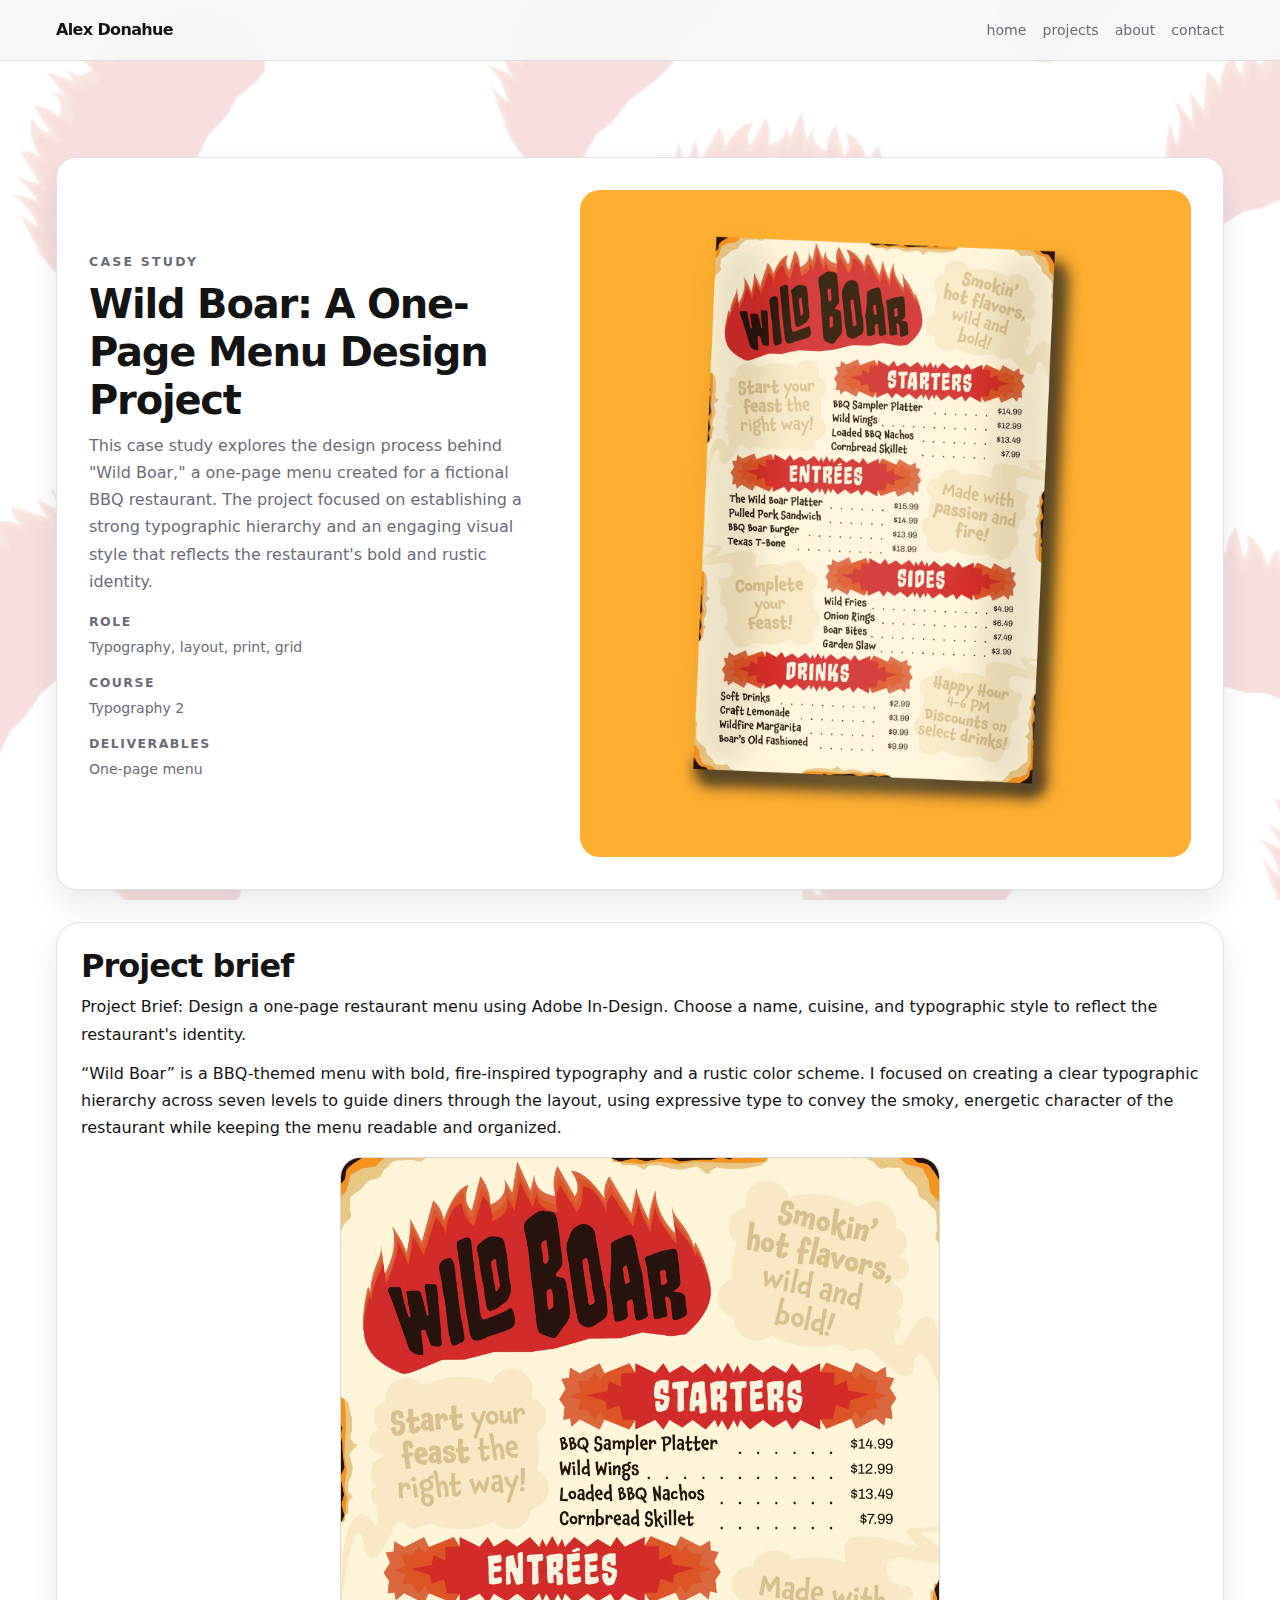
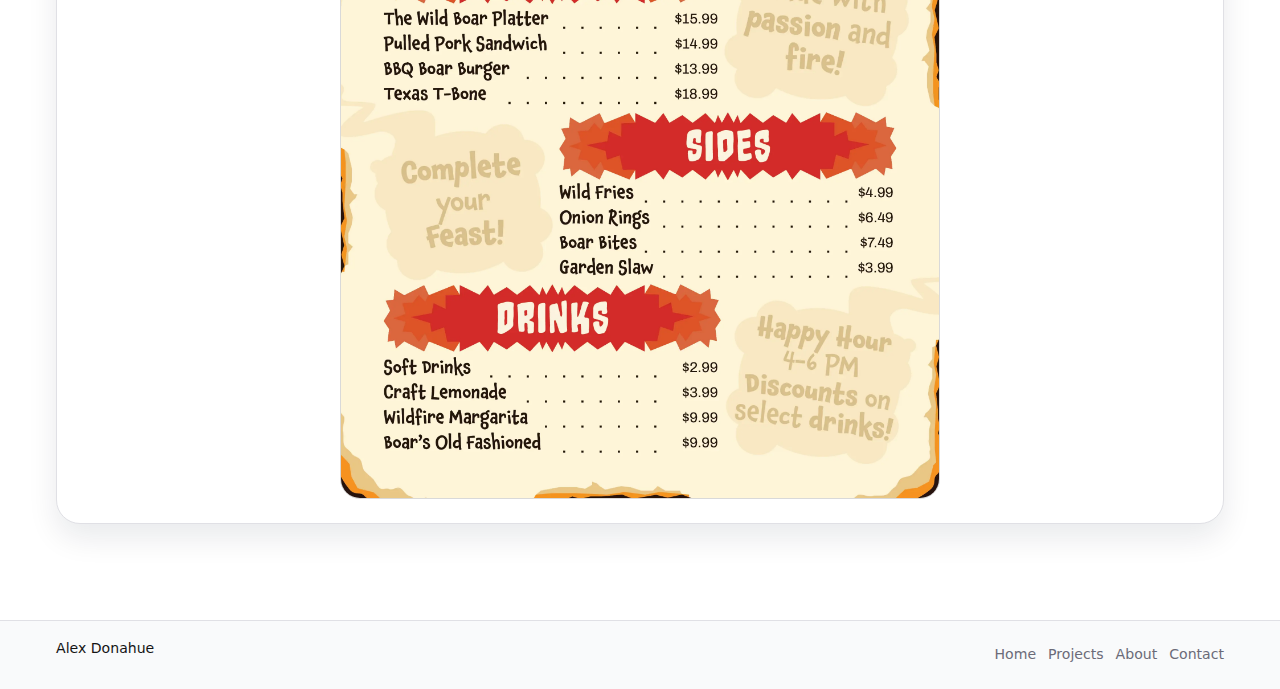
<file: wildboar.html>
<!DOCTYPE html>
<html lang="en">
<head>
  <meta charset="UTF-8">
  <title>Wild Boar – Menu Design Case Study | Alex Donahue</title>
  <meta name="viewport" content="width=device-width, initial-scale=1">
  <meta name="description" content="Case study for Wild Boar, a menu design project created by Alex Donahue">
  <link rel="stylesheet" href="styles.css">
  <script src="script.js" defer></script>
</head>
<body class="wild-case-page">
  <!-- Lightbox overlay -->
  <div id="lightbox" class="lightbox" aria-hidden="true">
    <button class="lightbox-close" aria-label="Close image"></button>
    <img id="lightbox-img" alt="">
  </div>

  <header class="site-header" role="banner">
  <div class="container header-inner">

    <a href="index.html" class="site-logo">Alex Donahue</a>

    <button
      class="menu-toggle"
      id="menu-toggle"
      type="button"
      aria-label="Toggle navigation menu"
      aria-controls="primary-nav"
      aria-expanded="false"
    >
      <span class="menu-icon" aria-hidden="true"></span>
    </button>

    <nav
      class="site-nav"
      id="primary-nav"
      role="navigation"
      aria-label="Primary navigation"
    >
      <ul class="nav-list">
        <li><a href="index.html">Home</a></li>
        <li><a href="index.html#projects">Projects</a></li>
        <li><a href="about.html">About</a></li>
        <li><a href="index.html#contact">Contact</a></li>
      </ul>
    </nav>
  </div>
</header>

<main id="main-content" class="site-main">

  <!-- HERO / OVERVIEW -->
  <article class="wild-case-article" aria-labelledby="sleeve-heading">

    <section class="wild-case-hero">
      <div class="container wild-case-hero-inner">
        <div class="wild-case-hero-text">
          <p class="eyebrow">Case Study</p>
          <h1 id="sleeve-heading">Wild Boar: A One-Page Menu Design Project</h1>
          <p class="hero-text">
            This case study explores the design process behind "Wild Boar," a one-page menu
            created for a fictional BBQ restaurant. The project focused on establishing a strong
            typographic hierarchy and an engaging visual style that reflects the restaurant's
            bold and rustic identity.
          </p>

          <dl class="wild-case-meta">
            <div>
              <dt>Role</dt>
              <dd>Typography, layout, print, grid</dd>
            </div>
            <div>
              <dt>Course</dt>
              <dd>Typography 2</dd>
            </div>
            <div>
              <dt>Deliverables</dt>
              <dd>One-page menu</dd>
            </div>
          </dl>
        </div>

        <div class="wild-case-hero-media">
          <img
          src="images/wildboar.webp"
          alt="Wild Boar one-page menu design mockup."
          class="js-lightbox"
          >
        </div>
      </div>
    </section>

<!-- PROJECT BRIEF -->
<section class="section">
  <div class="container">
    <div class="wild-case-panel">
      <h2>Project brief</h2>
      <p>
        Project Brief: Design a one-page restaurant menu using Adobe In-Design.
        Choose a name, cuisine, and typographic style to reflect the restaurant's identity.
      </p>
      <p>
        “Wild Boar” is a BBQ-themed menu with bold, fire-inspired typography and a rustic color
        scheme. I focused on creating a clear typographic hierarchy across seven levels to guide
        diners through the layout, using expressive type to convey the smoky, energetic character
        of the restaurant while keeping the menu readable and organized.
      </p>

            <div class="wild-case-gallery wild-brief-gallery">
  <img src="images/wildboar_menu.webp" alt="Wild Boar one-page menu design" class="js-lightbox">
</div>
    </div>
  </div>
</section>

  </article>

</main>

<footer class="site-footer">
  <div class="container footer-inner">
    <p>Alex Donahue</p>
    <nav aria-label="Footer navigation">
      <ul class="footer-nav">
        <li><a href="index.html">Home</a></li>
        <li><a href="index.html#projects">Projects</a></li>
        <li><a href="about.html">About</a></li>
        <li><a href="index.html#contact">Contact</a></li>
      </ul>
    </nav>
  </div>
</footer>

</body>
</html>
</file>
<file: styles.css>
/* styles.css
   Lightweight, mobile-first portfolio styles
   - CSS variables for colors, spacing, and type scale
   - Max-width container: 72ch
   - System font stack, generous line-height
   - Two-column main grid on wider screens
   - .card utility for reusable panels
*/

/* ================================
   Design tokens (CSS variables)
=================================== */
:root {
  /* Colors */
  --color-bg: #f7f7f9;
  --color-surface: #ffffff;
  --color-border: #e0e0e5;
  --color-text: #141414;
  --color-text-muted: #6b6b78;
  --color-accent: hsl(0, 0%, 0%);
  --color-accent-soft: rgba(37, 99, 235, 0.08);
  --color-shadow-soft: rgba(15, 23, 42, 0.09);

  /* Typography */
  --font-family-base: system-ui, -apple-system, BlinkMacSystemFont, "SF Pro Text",
    "Segoe UI", sans-serif;

  /* Type scale */
  --font-size-xs: 0.78rem;
  --font-size-sm: 0.88rem;
  --font-size-md: 1rem;
  --font-size-lg: 1.25rem;
  --font-size-xl: 1.5rem;
  --font-size-2xl: 2rem;
  --font-size-3xl: 2.5rem;

  /* Line heights */
  --line-height-tight: 1.2;
  --line-height-normal: 1.5;
  --line-height-relaxed: 1.7;

  /* Spacing scale */
  --space-0: 0;
  --space-1: 0.25rem;
  --space-2: 0.5rem;
  --space-3: 0.75rem;
  --space-4: 1rem;
  --space-5: 1.5rem;
  --space-6: 2rem;
  --space-7: 3rem;
  --space-8: 4rem;

  /* Radii & shadow */
  --radius-sm: 0.375rem;
  --radius-md: 0.75rem;
  --radius-lg: 1.25rem;
  --shadow-soft: 0 14px 30px var(--color-shadow-soft);

  /* Layout */
  --container-max-width: 100%;
  --nav-height: 3.75rem;
}

/* ================================
   Base reset-ish
=================================== */
*,
*::before,
*::after {
  box-sizing: border-box;
}

html {
  scroll-behavior: smooth;
}

body {
  margin: 0;
  min-height: 100vh;
  font-family: var(--font-family-base);
  font-size: var(--font-size-md);
  line-height: var(--line-height-relaxed);
  color: var(--color-text);
  background-color: var(--color-bg);
  -webkit-font-smoothing: antialiased;
  text-rendering: optimizeLegibility;
}

img {
  max-width: 100%;
  height: auto;
  display: block;
}

button,
input,
select,
textarea {
  font: inherit;
}

/* Links & focus */
a {
  color: var(--color-accent);
  text-decoration: none;
}

a:hover,
a:focus-visible {
  text-decoration: underline;
}

:where(a, button, input, select, textarea) {
  outline: none;
}

:where(a, button, input, select, textarea):focus-visible {
  outline: 2px solid var(--color-accent);
  outline-offset: 3px;
}

/* Typography */
h1,
h2,
h3 {
  margin: 0 0 var(--space-2);
  font-weight: 600;
  letter-spacing: -0.03em;
  line-height: var(--line-height-tight);
}

h1 {
  font-size: clamp(var(--font-size-2xl), 4vw, var(--font-size-3xl));
}

h2 {
  font-size: clamp(var(--font-size-xl), 3vw, var(--font-size-2xl));
}

h3 {
  font-size: var(--font-size-lg);
}

p {
  margin: 0 0 var(--space-3);
  color: var(--color-text);
}

/* Utility text */
.eyebrow {
  text-transform: uppercase;
  letter-spacing: 0.18em;
  font-size: var(--font-size-xs);
  font-weight: 600;
  color: var(--color-text-muted);
  margin-bottom: var(--space-2);
}

.page-intro,
.section-intro {
  max-width: 40rem;
  color: var(--color-text-muted);
}

/* ================================
   Layout helpers
=================================== */
.container {
  width: 100%;
  max-width: 100%; /* full width */
  padding-inline: 3.5rem; /* small side padding */
  margin: 0 auto;
}

.site-main {
  padding-block: var(--space-6);
}

/* Main content grid (apply where needed)
   Example:
   <div class="container main-grid">
     <div class="main-grid-primary">...</div>
     <aside class="main-grid-sidebar">...</aside>
   </div>
*/
.main-grid {
  display: block;
  gap: var(--space-6);
}

.main-grid-primary,
.main-grid-sidebar {
  margin-bottom: var(--space-6);
}

/* Two-column layout on wider screens */
@media (min-width: 900px) {
  .main-grid {
    display: grid;
    grid-template-columns: minmax(0, 2fr) minmax(0, 1fr);
    align-items: flex-start;
  }

  .main-grid-primary,
  .main-grid-sidebar {
    margin-bottom: 0;
  }
}

/* Generic sections */
.section {
  padding-block: var(--space-6);
}

/* ================================
   Skip link
=================================== */
.skip-link {
  position: absolute;
  left: 50%;
  transform: translate(-50%, -200%);
  padding: var(--space-2) var(--space-4);
  background-color: var(--color-accent);
  color: #ffffff;
  border-radius: 999px;
  font-size: var(--font-size-sm);
  z-index: 999;
}

.skip-link:focus-visible {
  transform: translate(-50%, var(--space-2));
}

/* ================================
   Header & navigation
=================================== */
.site-header {
  position: sticky;
  top: 0;
  z-index: 500;
  background-color: rgba(247, 247, 249, 0.9);
  backdrop-filter: blur(10px);
  border-bottom: 1px solid var(--color-border);
}

.header-inner {
  display: flex;
  align-items: center;
  justify-content: space-between;
  min-height: var(--nav-height);
}

.site-logo {
  font-weight: 700;
  letter-spacing: -0.04em;
  font-size: var(--font-size-md);
  color: var(--color-text);
  text-decoration: none;
}

/* Nav */
.site-nav {
  display: none;
}

.nav-list {
  list-style: none;
  display: flex;
  gap: var(--space-4);
  padding: 0;
  margin: 0;
}

.nav-list a {
  font-size: var(--font-size-sm);
  text-transform: lowercase;
  color: var(--color-text-muted);
  padding-block: var(--space-1);
}

.nav-list a[aria-current="page"] {
  color: var(--color-text);
  font-weight: 600;
  position: relative;
}

.nav-list a[aria-current="page"]::after {
  content: "";
  position: absolute;
  left: 0;
  bottom: -0.15rem;
  width: 100%;
  height: 1px;
  background-color: var(--color-text);
}

/* Mobile menu toggle */
.menu-toggle {
  border-radius: 999px;
  border: 1px solid var(--color-border);
  padding: var(--space-2) var(--space-3);
  background-color: #ffffff;
  display: inline-flex;
  align-items: center;
  justify-content: center;
  cursor: pointer;
}

.menu-icon {
  width: 18px;
  height: 2px;
  background-color: var(--color-text);
  border-radius: 999px;
  position: relative;
  transition: transform 0.18s ease, background-color 0.18s ease;
}

.menu-icon::before,
.menu-icon::after {
  content: "";
  position: absolute;
  left: 0;
  width: 18px;
  height: 2px;
  border-radius: 999px;
  background-color: var(--color-text);
  transition: transform 0.18s ease, top 0.18s ease, bottom 0.18s ease, opacity 0.18s ease;
}

.menu-icon::before {
  top: -5px;
}

.menu-icon::after {
  bottom: -5px;
}

.menu-toggle.is-active .menu-icon {
  background-color: transparent;
}

.menu-toggle.is-active .menu-icon::before {
  top: 0;
  transform: rotate(45deg);
}

.menu-toggle.is-active .menu-icon::after {
  bottom: 0;
  transform: rotate(-45deg);
}

/* Mobile nav open */
.site-nav.is-open {
  display: block;
  margin-top: var(--space-3);
}

.site-nav.is-open .nav-list {
  flex-direction: column;
  align-items: flex-end;
}

/* Desktop nav */
@media (min-width: 768px) {
  .menu-toggle {
    display: none;
  }

  .site-nav {
    display: block;
  }

  .site-nav.is-open {
    margin-top: 0;
  }

  .nav-list {
    flex-direction: row;
    align-items: center;
  }
}

/* ================================
   WildBoar nav
=================================== */
.wild-site-header {
  position: sticky;
  top: 0;
  z-index: 500;
  background-color: #9e4d4a;
  backdrop-filter: blur(10px);
}

.wild-header-inner {
  display: flex;
  align-items: center;
  justify-content: space-between;
  min-height: var(--nav-height);
}

.wild-site-logo {
  font-weight: 700;
  letter-spacing: -0.04em;
  font-size: var(--font-size-md);
  color: var(--color-text);
  text-decoration: none;
}

/* Nav */
.wild-site-nav {
  display: none;
}

.wild-nav-list {
  list-style: none;
  display: flex;
  gap: var(--space-4);
  padding: 0;
  margin: 0;
}

.wild-nav-list a {
  font-size: var(--font-size-sm);
  text-transform: lowercase;
  color: #000000;
  padding-block: var(--space-1);
}

.wild-nav-list a[aria-current="page"] {
  color: var(--color-text);
  font-weight: 600;
  position: relative;
}

.wild-nav-list a[aria-current="page"]::after {
  content: "";
  position: absolute;
  left: 0;
  bottom: -0.15rem;
  width: 100%;
  height: 1px;
  background-color: var(--color-text);
}

/* Mobile menu toggle */
.wild-menu-toggle {
  border-radius: 999px;
  border: 1px solid var(--color-border);
  padding: var(--space-2) var(--space-3);
  background-color: #9e4d4a;
  display: inline-flex;
  align-items: center;
  justify-content: center;
  cursor: pointer;
}

.wild-menu-icon {
  width: 18px;
  height: 2px;
  background-color: var(--color-text);
  border-radius: 999px;
  position: relative;
  transition: transform 0.18s ease, background-color 0.18s ease;
}

.wild-menu-icon::before,
.menu-icon::after {
  content: "";
  position: absolute;
  left: 0;
  width: 18px;
  height: 2px;
  border-radius: 999px;
  background-color: var(--color-text);
  transition: transform 0.18s ease, top 0.18s ease, bottom 0.18s ease, opacity 0.18s ease;
}

.wild-menu-icon::before {
  top: -5px;
}

.wild-menu-icon::after {
  bottom: -5px;
}

.wild-menu-toggle.is-active .wild-menu-icon {
  background-color: transparent;
}

.wild-menu-toggle.is-active .wild-menu-icon::before {
  top: 0;
  transform: rotate(45deg);
}

.wild-menu-toggle.is-active .wild-menu-icon::after {
  bottom: 0;
  transform: rotate(-45deg);
}

/* Mobile nav open */
.wild-site-nav.is-open {
  display: block;
  margin-top: var(--space-3);
}

.wild-site-nav.is-open .wild-nav-list {
  flex-direction: column;
  align-items: flex-end;
}

/* Desktop nav */
@media (min-width: 768px) {
  .wild-menu-toggle {
    display: none;
  }

  .wild-site-nav {
    display: block;
  }

  .wild-site-nav.is-open {
    margin-top: 0;
  }

  .wild-nav-list {
    flex-direction: row;
    align-items: center;
  }
}

/* ================================
   ABC nav
=================================== */
.abc-site-header {
  position: sticky;
  top: 0;
  z-index: 500;
  background-color: #254542;
  backdrop-filter: blur(10px);
}

.abc-header-inner {
  display: flex;
  align-items: center;
  justify-content: space-between;
  min-height: var(--nav-height);
}

.abc-site-logo {
  font-weight: 700;
  letter-spacing: -0.04em;
  font-size: var(--font-size-md);
  color: var(--color-text);
  text-decoration: none;
}

/* Nav */
.abc-site-nav {
  display: none;
}

.abc-nav-list {
  list-style: none;
  display: flex;
  gap: var(--space-4);
  padding: 0;
  margin: 0;
}

.abc-nav-list a {
  font-size: var(--font-size-sm);
  text-transform: lowercase;
  color: #000000;
  padding-block: var(--space-1);
}

.abc-nav-list a[aria-current="page"] {
  color: var(--color-text);
  font-weight: 600;
  position: relative;
}

.abc-nav-list a[aria-current="page"]::after {
  content: "";
  position: absolute;
  left: 0;
  bottom: -0.15rem;
  width: 100%;
  height: 1px;
  background-color: var(--color-text);
}

/* Mobile menu toggle */
.abc-menu-toggle {
  border-radius: 999px;
  border: 1px solid var(--color-border);
  padding: var(--space-2) var(--space-3);
  background-color: #254542;
  display: inline-flex;
  align-items: center;
  justify-content: center;
  cursor: pointer;
}

.abc-menu-icon {
  width: 18px;
  height: 2px;
  background-color: #254542;
  border-radius: 999px;
  position: relative;
  transition: transform 0.18s ease, background-color 0.18s ease;
}

.abc-menu-icon::before,
.menu-icon::after {
  content: "";
  position: absolute;
  left: 0;
  width: 18px;
  height: 2px;
  border-radius: 999px;
  background-color: var(--color-text);
  transition: transform 0.18s ease, top 0.18s ease, bottom 0.18s ease, opacity 0.18s ease;
}

.abc-menu-icon::before {
  top: -5px;
}

.abc-menu-icon::after {
  bottom: -5px;
}

.abc-menu-toggle.is-active .abc-menu-icon {
  background-color: transparent;
}

.abc-menu-toggle.is-active .abc-menu-icon::before {
  top: 0;
  transform: rotate(45deg);
}

.abc-menu-toggle.is-active .abc-menu-icon::after {
  bottom: 0;
  transform: rotate(-45deg);
}

/* Mobile nav open */
.abc-site-nav.is-open {
  display: block;
  margin-top: var(--space-3);
}

.abc-site-nav.is-open .abc-nav-list {
  flex-direction: column;
  align-items: flex-end;
}

/* Desktop nav */
@media (min-width: 768px) {
  .abc-menu-toggle {
    display: none;
  }

  .abc-site-nav {
    display: block;
  }

  .abc-site-nav.is-open {
    margin-top: 0;
  }

  .abc-nav-list {
    flex-direction: row;
    align-items: center;
  }
}

/* ================================
   Hero
=================================== */
.hero {
  margin-top: 2rem; /* adjust to 3rem or 4rem if you want more */
  background: #ffffff;
  border: 1px solid var(--color-border);
  border-radius: var(--radius-lg);
  padding-block: var(--space-6);
  box-shadow: 0 10px 24px rgba(0,0,0,0.05);

  /* Add space from edges of the screen */
  margin-inline: 3.5rem; /* increase to 2rem, 3rem, etc. */
}

.hero-inner {
  display: grid;
  gap: var(--space-6);
}

/* Side-by-side layout on desktop */
@media (min-width: 900px) {
  .hero-inner {
    grid-template-columns: 1fr 1fr;
    align-items: center;
  }
}

.hero-inner {
  padding-inline: var(--space-6);
}

.hero-content {
  max-width: 40rem;
}

.hero-text {
  color: var(--color-text-muted);
}

/* If you have a hero portrait column */
.hero-portrait {
  max-width: 50rem;
}

.hero-portrait .portrait-img {
  border-radius: var(--radius-lg);
}

.hero-portrait img {
  max-width: 100%;
  width: 100%;
  border-radius: var(--radius-lg);
  object-fit: cover;
}

/* Two-column hero on wider screens */
@media (min-width: 900px) {
  .hero-inner {
    grid-template-columns: minmax(0, 3fr) minmax(0, 2fr);
    align-items: center;
  }
}

/* Reverse layout for About hero on desktop */
@media (min-width: 900px) {
  .about-hero-inner {
    grid-template-columns: minmax(0, 2fr) minmax(0, 3fr);
  }
}

/* ================================
   Buttons
=================================== */
.btn {
  display: inline-flex;
  align-items: center;
  justify-content: center;
  border-radius: 999px;
  padding: var(--space-2) var(--space-4);
  border: 1px solid transparent;
  font-size: var(--font-size-sm);
  font-weight: 500;
  cursor: pointer;
  text-decoration: none;
  white-space: nowrap;
}

.btn-primary {
  background-color: var(--color-accent);
  color: #ffffff;
  box-shadow: 0 10px 20px var(--color-accent-soft);
}

.btn-primary:hover,
.btn-primary:focus-visible {
  background-color: #5a5a5a;
  text-decoration: none;
}

.btn-ghost {
  background-color: transparent;
  border-color: var(--color-border);
  color: var(--color-text);
}

.btn-ghost:hover,
.btn-ghost:focus-visible {
  background-color: rgba(148, 163, 184, 0.08);
  text-decoration: none;
}

/* ================================
   Cards (utility)
=================================== */
.card {
  background-color: var(--color-surface);
  border-radius: var(--radius-md);
  padding: var(--space-4);
  border: 1px solid var(--color-border);
  box-shadow: var(--shadow-soft);
}

/* ================================
   Project grid (optional)
=================================== */
.project-grid {
  display: grid;
  gap: 2rem;
  grid-template-columns: repeat(auto-fit, minmax(220px, 1fr));
}

/* Card container */
.project-card {
  position: relative;
  overflow: hidden;
  border-radius: var(--radius-lg);
  cursor: pointer;

  /* Make the card a square */
  aspect-ratio: 1 / 1;
}

.project-card .project-link {
  position: absolute;
  inset: 0;
  z-index: 5;
  text-indent: -9999px; /* hide text if you add some */
}

/* Thumbnail image (uniform size) */
.project-thumb {
  width: 100%;
  height: 100%;     /* fill the square card */
  object-fit: cover;
  display: block;
  transition: transform 0.4s ease, filter 0.4s ease;
}

/* Hover overlay content */
.project-overlay {
  position: absolute;
  inset: 0;
  background: rgba(0, 0, 0, 0.55);
  color: #fff; /* default overlay color */
  display: flex;
  flex-direction: column;
  justify-content: center;
  align-items: center;
  text-align: center;
  padding: 1.5rem;
  opacity: 0;
  transform: translateY(10%);
  transition: opacity 0.35s ease, transform 0.35s ease;
}

/* Ensure overlay text color */
.project-overlay h3,
.project-overlay p {
  color: inherit;
}

/* Hover effect */
.project-card:hover .project-overlay,
.project-card:focus-within .project-overlay {
  opacity: 1;
  transform: translateY(0);
}

.project-card:hover .project-thumb,
.project-card:focus-within .project-thumb {
  transform: scale(1.05);
  filter: brightness(0.6);
}

/* Optional: lock to 2 columns on larger screens */
@media (min-width: 768px) {
  .project-grid {
    grid-template-columns: repeat(2, minmax(0, 1fr));
  }
}

/* Hover overlay content */
.project-overlay {
  position: absolute;
  inset: 0;
  background: rgba(0, 0, 0, 0.55);
  color: #fff; /* default overlay color */
  display: flex;
  flex-direction: column;
  justify-content: center;
  align-items: center;
  text-align: center;
  padding: 1.5rem;
  opacity: 0;
  transform: translateY(10%);
  transition: opacity 0.35s ease, transform 0.35s ease;
}

/* Explicitly ensure ALL text is white */
.project-overlay h3,
.project-overlay p {
  color: inherit;
}

/* Hover effect */
.project-card:hover .project-overlay,
.project-card:focus-within .project-overlay {
  opacity: 1;
  transform: translateY(0);
}

.project-card:hover img.project-thumb,
.project-card:focus-within img.project-thumb {
  transform: scale(1.05);
  filter: brightness(0.6);
}

/* Larger overlay text on project cards */
.project-overlay h3 {
  font-size: 2.5rem;   /* was default ~1rem */
  margin-bottom: 0.35rem;
  font-weight: 600;
}

.project-overlay p {
  font-size: 0.95rem;  /* slightly larger */
  line-height: 1.4;
}

/* ================================
   About & contact layouts
=================================== */
.about-layout,
.contact-layout {
  display: grid;
  gap: var(--space-6);
}

.about-photo {
  max-width: 18rem;
}

.about-photo .portrait-img {
  border-radius: var(--radius-lg);
}

.about-text p {
  color: var(--color-text-muted);
}

@media (min-width: 900px) {
  .about-layout,
  .contact-layout {
    grid-template-columns: minmax(0, 1.3fr) minmax(0, 1.5fr);
    align-items: flex-start;
  }
}

/* Forms */
.contact-form {
  display: flex;
  flex-direction: column;
  gap: var(--space-3);
}

.form-field {
  display: flex;
  flex-direction: column;
  gap: var(--space-1);
}

.form-field label {
  font-size: var(--font-size-sm);
  font-weight: 500;
}

.required-indicator {
  font-weight: 400;
  font-size: var(--font-size-xs);
  color: var(--color-text-muted);
}

input[type="text"],
input[type="email"],
select,
textarea {
  border-radius: var(--radius-sm);
  border: 1px solid var(--color-border);
  padding: var(--space-2) var(--space-3);
  font-size: var(--font-size-sm);
  background-color: #ffffff;
}

textarea {
  min-height: 8rem;
  resize: vertical;
}

/* ================================
   Project case study pages
=================================== */

/* ================================
   Project case study pages
=================================== */

.case-page {
  /* fallback color behind image */
  background-color: #f3f4f6;

  /* background image */
  background-image: url("images/ss_background.webp");
  background-repeat: no-repeat;
  background-position: center top;
  background-size: cover;
  background-attachment: fixed; /* optional; you can remove if you don't like the effect */
}

.case-article {
  padding-block: var(--space-6);
}

/* Hero band */
.case-hero {
  margin-top: 2rem;
  margin-inline: 3.5rem;
  background: var(--color-surface);
  border-radius: var(--radius-lg);
  border: 1px solid var(--color-border);
  box-shadow: var(--shadow-soft);
  padding-block: var(--space-6);
}

.case-hero-inner {
  display: grid;
  gap: var(--space-6);
  padding-inline: var(--space-6);
}

.case-hero-text .hero-text {
  color: var(--color-text-muted);
  max-width: 36rem;
}

.case-meta {
  margin-top: var(--space-4);
  display: grid;
  gap: var(--space-3);
  font-size: var(--font-size-sm);
  color: var(--color-text-muted);
}

.case-meta dt {
  font-weight: 600;
  text-transform: uppercase;
  letter-spacing: 0.12em;
  font-size: var(--font-size-xs);
  color: var(--color-text-muted);
}

.case-meta dd {
  margin: var(--space-1) 0 0;
}

/* Hero image */
.case-hero-media img {
  border-radius: var(--radius-lg);
  width: 100%;
  display: block;
}

/* Two-column hero on large screens */
@media (min-width: 900px) {
  .case-hero-inner {
    grid-template-columns: minmax(0, 3fr) minmax(0, 4fr);
    align-items: center;
  }
}

/* White rounded panels */
.case-panel {
  background-color: var(--color-surface);
  border-radius: 1.5rem;
  padding: var(--space-5);
  border: 1px solid var(--color-border);
  box-shadow: var(--shadow-soft);
}

.case-panel--narrow {
  max-width: 52rem;
  margin-inline: auto;
}

/* Split layout (text + image) */
.case-panel--split {
  display: grid;
  gap: var(--space-5);
}

.case-panel-media img {
  border-radius: var(--radius-lg);
  width: 100%;
  display: block;
}

/* Case gallery */
.case-gallery {
  display: grid;
  gap: var(--space-4);
  margin-top: var(--space-4);
}

.case-gallery img {
  border-radius: var(--radius-lg);
  width: 100%;
  display: block;
  border: 1px solid rgba(0, 0, 0, 0.15); /* subtle neutral border */
}

/* Responsive tweaks */
@media (min-width: 900px) {
  .case-panel--split {
    grid-template-columns: minmax(0, 3fr) minmax(0, 2.5fr);
    align-items: center;
  }

  .case-gallery {
    grid-template-columns: repeat(2, minmax(0, 1fr));
  }
}

/* Case Study: Small research image grid */
.case-panel-gallery {
  display: grid;
  gap: var(--space-3);
  grid-template-columns: repeat(auto-fit, minmax(160px, 1fr));
  align-items: start;
}

.case-panel-gallery img {
  width: 100%;
  height: auto;
  border-radius: var(--radius-md);
  object-fit: cover;
  display: block;
  background: #f2f2f2;
}

/* 2–3–2 case study gallery layout */
.case-panel-gallery-set {
  display: flex;
  flex-direction: column;
  gap: var(--space-4);
  margin-block: var(--space-4);
}

.gallery-row {
  display: grid;
  gap: var(--space-3);
}

.gallery-row img {
  width: 100%;
  height: auto;
  display: block;
  border-radius: var(--radius-md);
  object-fit: cover;
}

/* Row types */
.gallery-row.row-2 {
  grid-template-columns: repeat(2, 1fr);
}

.gallery-row.row-3 {
  grid-template-columns: repeat(3, 1fr);
}

/* Mobile adjustment (stack gracefully) */
@media (max-width: 600px) {
  .gallery-row.row-2,
  .gallery-row.row-3 {
    grid-template-columns: 1fr 1fr;
  }
}

/* Case study image grids */
.case-grid {
  display: grid;
  gap: 1.5rem;
  justify-items: center; /* centers each item */
}

/* 2–3–2 layout */
.case-grid.case-2 {
  grid-template-columns: repeat(2, 1fr);
}

.case-grid.case-3 {
  grid-template-columns: repeat(3, 1fr);
}

/* Make images uniform */
.case-grid img {
  width: 100%;
  max-width: 200px;      /* controls uniform size */
  height: 300px;         /* same height for all */
  object-fit: cover;     /* crops (no distortion) */
  border-radius: 0.75rem;
  display: block;
  border: 1px solid rgba(0, 0, 0, 0.15); /* subtle neutral border */
}

/* Horizontal gallery row for research images */
.case-row-gallery {
  display: flex;
  gap: 1.5rem;
  justify-content: center;   /* center the row */
  align-items: center;
  flex-wrap: wrap;           /* lets them wrap on small screens */
  margin-top: var(--space-4);
}

.case-row-gallery img {
  width: 160px;              /* controls size */
  height: 200px;
  object-fit: cover;
  border-radius: 0.75rem;
  border: 1px solid rgba(0,0,0,0.15);
  display: block;
}

/* Larger images only for Project Brief */
.brief-gallery img {
  width: 240px;
  height: 300px;
}

/* Full-width images for the Design System gallery */
.case-panel .case-gallery {
  display: flex;
  flex-direction: column;
  gap: var(--space-4);
}

.case-panel .case-gallery img {
  width: 100%;
  height: auto;
  border-radius: var(--radius-lg);
  object-fit: cover;
}

/* ================================
   Neotype case study pages
=================================== */

.neo-case-page {
  /* fallback color behind image */
  background-color: #f3f4f6;

  /* background image */
  background-image: url("images/nt_background.webp");
  background-repeat: no-repeat;
  background-position: center top;
  background-size: cover;
  background-attachment: fixed; /* optional; you can remove if you don't like the effect */
}

.neo-case-article {
  padding-block: var(--space-6);
}

/* Hero band */
.neo-case-hero {
  margin-top: 2rem;
  margin-inline: 3.5rem;
  background: var(--color-surface);
  border-radius: var(--radius-lg);
  border: 1px solid var(--color-border);
  box-shadow: var(--shadow-soft);
  padding-block: var(--space-6);
}

.neo-case-hero-inner {
  display: grid;
  gap: var(--space-6);
  padding-inline: var(--space-6);
}

.neo-case-hero-text .hero-text {
  color: var(--color-text-muted);
  max-width: 36rem;
}

.neo-case-meta {
  margin-top: var(--space-4);
  display: grid;
  gap: var(--space-3);
  font-size: var(--font-size-sm);
  color: var(--color-text-muted);
}

.neo-case-meta dt {
  font-weight: 600;
  text-transform: uppercase;
  letter-spacing: 0.12em;
  font-size: var(--font-size-xs);
  color: var(--color-text-muted);
}

.neo-case-meta dd {
  margin: var(--space-1) 0 0;
}

/* Hero image */
.neo-case-hero-media img {
  border-radius: var(--radius-lg);
  width: 100%;
  display: block;
}

/* Two-column hero on large screens */
@media (min-width: 900px) {
  .neo-case-hero-inner {
    grid-template-columns: minmax(0, 3fr) minmax(0, 4fr);
    align-items: center;
  }
}

/* White rounded panels */
.neo-case-panel {
  background-color: #ffffff79;
  border-radius: 1.5rem;
  padding: var(--space-5);
  border: 1px solid var(--color-border);
  box-shadow: var(--shadow-soft);
}

.neo-case-panel--narrow {
  max-width: 52rem;
  margin-inline: auto;
}

/* Split layout (text + image) */
.neo-case-panel--split {
  display: grid;
  gap: var(--space-5);
}

.neo-case-panel-media img {
  border-radius: var(--radius-lg);
  width: 100%;
  display: block;
}

/* Case gallery */
.neo-case-gallery {
  display: grid;
  gap: var(--space-4);
  margin-top: var(--space-4);
}

.neo-case-gallery img {
  border-radius: var(--radius-lg);
  width: 100%;
  display: block;
  border: 1px solid rgba(0, 0, 0, 0.15); /* subtle neutral border */
}

/* Responsive tweaks */
@media (min-width: 900px) {
  .neo-case-panel--split {
    grid-template-columns: minmax(0, 3fr) minmax(0, 2.5fr);
    align-items: center;
  }

  .neo-case-gallery {
    grid-template-columns: repeat(2, minmax(0, 1fr));
  }
}

/* Case Study: Small research image grid */
.neo-case-panel-gallery {
  display: grid;
  gap: var(--space-3);
  grid-template-columns: repeat(auto-fit, minmax(160px, 1fr));
  align-items: start;
}

.neo-case-panel-gallery img {
  width: 100%;
  height: auto;
  border-radius: var(--radius-md);
  object-fit: cover;
  display: block;
  background: #f2f2f2;
}

/* 2–3–2 case study gallery layout */
.neo-case-panel-gallery-set {
  display: flex;
  flex-direction: column;
  gap: var(--space-4);
  margin-block: var(--space-4);
}

.neo-gallery-row {
  display: grid;
  gap: var(--space-3);
}

.neo-gallery-row img {
  width: 100%;
  height: auto;
  display: block;
  border-radius: var(--radius-md);
  object-fit: cover;
}

/* Row types */
.neo-gallery-row.row-2 {
  grid-template-columns: repeat(2, 1fr);
}

.neo-gallery-row.row-3 {
  grid-template-columns: repeat(3, 1fr);
}

/* Mobile adjustment (stack gracefully) */
@media (max-width: 600px) {
  .neo-gallery-row.row-2,
  .neo-gallery-row.row-3 {
    grid-template-columns: 1fr 1fr;
  }
}

/* Case study image grids */
.neo-case-grid {
  display: grid;
  gap: 1.5rem;
  justify-items: center; /* centers each item */
}

/* 2–3–2 layout */
.neo-case-grid.case-2 {
  grid-template-columns: repeat(2, 1fr);
}

.neo-case-grid.case-3 {
  grid-template-columns: repeat(3, 1fr);
}

/* Make images uniform */
.neo-case-grid img {
  width: 100%;
  max-width: 200px;      /* controls uniform size */
  height: 300px;         /* same height for all */
  object-fit: cover;     /* crops (no distortion) */
  border-radius: 0.75rem;
  display: block;
  border: 1px solid rgba(0, 0, 0, 0.15); /* subtle neutral border */
}

/* Horizontal gallery row for research images */
.neo-case-row-gallery {
  display: flex;
  gap: 1.5rem;
  justify-content: center;   /* center the row */
  align-items: center;
  flex-wrap: wrap;           /* lets them wrap on small screens */
  margin-top: var(--space-4);
}

.neo-case-row-gallery img {
  width: 160px;              /* controls size */
  height: 200px;
  object-fit: cover;
  border-radius: 0.75rem;
  border: 1px solid rgba(0,0,0,0.15);
  display: block;
}

/* Larger images only for Project Brief */
.neo-brief-gallery img {
  width: 240px;
  height: 300px;
}

/* Full-width images for the Design System gallery */
.neo-case-panel .neo-case-gallery {
  display: flex;
  flex-direction: column;
  gap: var(--space-4);
}

.neo-case-panel .neo-case-gallery img {
  width: 100%;
  height: auto;
  border-radius: var(--radius-lg);
  object-fit: cover;
}

/* ================================
   WildBoar case study pages
=================================== */

.wild-case-page {
  /* fallback color behind image */
  background-color: #ffffff;

  /* background image */
  background-image: url("images/wildboar_background.webp");
  background-repeat: no-repeat;
  background-position: center top;
  background-size: cover;
  background-attachment: fixed; /* optional; you can remove if you don't like the effect */
}

.wild-case-article {
  padding-block: var(--space-6);
}

/* Hero band */
.wild-case-hero {
  margin-top: 2rem;
  margin-inline: 3.5rem;
  background: #ffffff;
  border-radius: var(--radius-lg);
  border: 1px solid var(--color-border);
  box-shadow: var(--shadow-soft);
  padding-block: var(--space-6);
}

.wild-case-hero-inner {
  display: grid;
  gap: var(--space-6);
  padding-inline: var(--space-6);
}

.wild-case-hero-text .hero-text {
  color: var(--color-text-muted);
  max-width: 36rem;
}

.wild-case-meta {
  margin-top: var(--space-4);
  display: grid;
  gap: var(--space-3);
  font-size: var(--font-size-sm);
  color: var(--color-text-muted);
}

.wild-case-meta dt {
  font-weight: 600;
  text-transform: uppercase;
  letter-spacing: 0.12em;
  font-size: var(--font-size-xs);
  color: var(--color-text-muted);
}

.wild-case-meta dd {
  margin: var(--space-1) 0 0;
}

/* Hero image */
.wild-case-hero-media img {
  border-radius: var(--radius-lg);
  width: 100%;
  display: block;
}

/* Two-column hero on large screens */
@media (min-width: 900px) {
  .wild-case-hero-inner {
    grid-template-columns: minmax(0, 3fr) minmax(0, 4fr);
    align-items: center;
  }
}

/* White rounded panels */
.wild-case-panel {
  background-color: #ffffff;
  border-radius: 1.5rem;
  padding: var(--space-5);
  border: 1px solid var(--color-border);
  box-shadow: var(--shadow-soft);
}

.wild-case-panel--narrow {
  max-width: 52rem;
  margin-inline: auto;
}

/* Split layout (text + image) */
.wild-case-panel--split {
  display: grid;
  gap: var(--space-5);
}

.wild-case-panel-media img {
  border-radius: var(--radius-lg);
  width: 100%;
  display: block;
}

/* Case gallery */
.wild-case-gallery {
  display: grid;
  gap: var(--space-4);
  margin-top: var(--space-4);
}

.wild-case-gallery img {
  border-radius: var(--radius-lg);
  width: 100%;
  display: block;
  border: 1px solid rgba(0, 0, 0, 0.15); /* subtle neutral border */
}

/* Responsive tweaks */
@media (min-width: 900px) {
  .wild-case-panel--split {
    grid-template-columns: minmax(0, 3fr) minmax(0, 2.5fr);
    align-items: center;
  }

  .wild-case-gallery {
    grid-template-columns: repeat(2, minmax(0, 1fr));
  }
}

/* Case Study: Small research image grid */
.wild-case-panel-gallery {
  display: grid;
  gap: var(--space-3);
  grid-template-columns: repeat(auto-fit, minmax(160px, 1fr));
  align-items: start;
}

.wild-case-panel-gallery img {
  width: 100%;
  height: auto;
  border-radius: var(--radius-md);
  object-fit: cover;
  display: block;
  background: #ffd68f;
}

/* 2–3–2 case study gallery layout */
.wild-case-panel-gallery-set {
  display: flex;
  flex-direction: column;
  gap: var(--space-4);
  margin-block: var(--space-4);
}

.wild-gallery-row {
  display: grid;
  gap: var(--space-3);
}

.wild-gallery-row img {
  width: 100%;
  height: auto;
  display: block;
  border-radius: var(--radius-md);
  object-fit: cover;
}

/* Row types */
.wild-gallery-row.row-2 {
  grid-template-columns: repeat(2, 1fr);
}

.wild-gallery-row.row-3 {
  grid-template-columns: repeat(3, 1fr);
}

/* Mobile adjustment (stack gracefully) */
@media (max-width: 600px) {
  .wild-gallery-row.row-2,
  .wild-gallery-row.row-3 {
    grid-template-columns: 1fr 1fr;
  }
}

/* Case study image grids */
.wild-case-grid {
  display: grid;
  gap: 1.5rem;
  justify-items: center; /* centers each item */
}

/* 2–3–2 layout */
.wild-case-grid.case-2 {
  grid-template-columns: repeat(2, 1fr);
}

.wild-case-grid.case-3 {
  grid-template-columns: repeat(3, 1fr);
}

/* Make images uniform */
.wild-case-grid img {
  width: 100%;
  max-width: 200px;      /* controls uniform size */
  height: 300px;         /* same height for all */
  object-fit: cover;     /* crops (no distortion) */
  border-radius: 0.75rem;
  display: block;
  border: 1px solid rgba(0, 0, 0, 0.15); /* subtle neutral border */
}

/* Horizontal gallery row for research images */
.wild-case-row-gallery {
  display: flex;
  gap: 1.5rem;
  justify-content: center;   /* center the row */
  align-items: center;
  flex-wrap: wrap;           /* lets them wrap on small screens */
  margin-top: var(--space-4);
}

.wild-case-row-gallery img {
  width: 160px;              /* controls size */
  height: 200px;
  object-fit: cover;
  border-radius: 0.75rem;
  border: 1px solid rgba(0,0,0,0.15);
  display: block;
}

/* Larger images only for Project Brief */
.wild-brief-gallery img {
  width: 240px;
  height: 300px;
}

/* Full-width images for the Design System gallery */
.wild-case-panel .wild-case-gallery {
  display: flex;
  flex-direction: column;
  gap: var(--space-4);
}

.wild-case-panel .wild-case-gallery img {
  width: 100%;
  height: auto;
  border-radius: var(--radius-lg);
  object-fit: cover;
}

/* Smaller image size just for the Project Brief gallery */
.wild-case-panel .wild-brief-gallery img {
  max-width: 600px;   /* adjust this number to taste */
  width: 100%;
  height: auto;
  margin-inline: auto;  /* centers it */
}

/* ================================
   ABC case study pages
=================================== */

.abc-case-page {
  /* fallback color behind image */
  background-color: #254542;

  /* background image */
  background-image: url("images/abc_background.webp");
  background-repeat: no-repeat;
  background-position: center top;
  background-size: cover;
  background-attachment: fixed; /* optional; you can remove if you don't like the effect */
}

.abc-case-article {
  padding-block: var(--space-6);
}

/* Hero band */
.abc-case-hero {
  margin-top: 2rem;
  margin-inline: 3.5rem;
  background: #9dcec2;
  border-radius: var(--radius-lg);
  border: 1px solid var(--color-border);
  box-shadow: var(--shadow-soft);
  padding-block: var(--space-6);
}

.abc-case-hero-inner {
  display: grid;
  gap: var(--space-6);
  padding-inline: var(--space-6);
}

.abc-case-hero-text .hero-text {
  color: var(--color-text-muted);
  max-width: 36rem;
}

.abc-case-meta {
  margin-top: var(--space-4);
  display: grid;
  gap: var(--space-3);
  font-size: var(--font-size-sm);
  color: var(--color-text-muted);
}

.abc-case-meta dt {
  font-weight: 600;
  text-transform: uppercase;
  letter-spacing: 0.12em;
  font-size: var(--font-size-xs);
  color: var(--color-text-muted);
}

.abc-case-meta dd {
  margin: var(--space-1) 0 0;
}

/* Hero image */
.abc-case-hero-media img {
  border-radius: var(--radius-lg);
  width: 100%;
  display: block;
}

/* Two-column hero on large screens */
@media (min-width: 900px) {
  .abc-case-hero-inner {
    grid-template-columns: minmax(0, 3fr) minmax(0, 4fr);
    align-items: center;
  }
}

/* White rounded panels */
.abc-case-panel {
  background-color: #76a39b;
  border-radius: 1.5rem;
  padding: var(--space-5);
  border: 1px solid var(--color-border);
  box-shadow: var(--shadow-soft);
}

.abc-case-panel--narrow {
  max-width: 52rem;
  margin-inline: auto;
}

/* Split layout (text + image) */
.abc-case-panel--split {
  display: grid;
  gap: var(--space-5);
}

.abc-case-panel-media img {
  border-radius: var(--radius-lg);
  width: 100%;
  display: block;
}

/* Case gallery */
.abc-case-gallery {
  display: grid;
  gap: var(--space-4);
  margin-top: var(--space-4);
}

.abc-case-gallery img {
  border-radius: var(--radius-lg);
  width: 100%;
  display: block;
  border: 1px solid rgba(0, 0, 0, 0.15); /* subtle neutral border */
}

/* Responsive tweaks */
@media (min-width: 900px) {
  .abc-case-panel--split {
    grid-template-columns: minmax(0, 3fr) minmax(0, 2.5fr);
    align-items: center;
  }

  .abc-case-gallery {
    grid-template-columns: repeat(2, minmax(0, 1fr));
  }
}

/* Case Study: Small research image grid */
.abc-case-panel-gallery {
  display: grid;
  gap: var(--space-3);
  grid-template-columns: repeat(auto-fit, minmax(160px, 1fr));
  align-items: start;
}

.abc-case-panel-gallery img {
  width: 100%;
  height: auto;
  border-radius: var(--radius-md);
  object-fit: cover;
  display: block;
  background: #f2f2f2;
}

/* 2–3–2 case study gallery layout */
.abc-case-panel-gallery-set {
  display: flex;
  flex-direction: column;
  gap: var(--space-4);
  margin-block: var(--space-4);
}

.abc-gallery-row {
  display: grid;
  gap: var(--space-3);
}

.abc-gallery-row img {
  width: 100%;
  height: auto;
  display: block;
  border-radius: var(--radius-md);
  object-fit: cover;
}

/* Row types */
.abc-gallery-row.row-2 {
  grid-template-columns: repeat(2, 1fr);
}

.abc-gallery-row.row-3 {
  grid-template-columns: repeat(3, 1fr);
}

/* Mobile adjustment (stack gracefully) */
@media (max-width: 600px) {
  .abc-gallery-row.row-2,
  .abc-gallery-row.row-3 {
    grid-template-columns: 1fr 1fr;
  }
}

/* Case study image grids */
.abc-case-grid {
  display: grid;
  gap: 1.5rem;
  justify-items: center; /* centers each item */
}

/* 2–3–2 layout */
.abc-case-grid.case-2 {
  grid-template-columns: repeat(2, 1fr);
}

.abc-case-grid.case-3 {
  grid-template-columns: repeat(3, 1fr);
}

/* Make images uniform */
.abc-case-grid img {
  width: 100%;
  max-width: 200px;      /* controls uniform size */
  height: 300px;         /* same height for all */
  object-fit: cover;     /* crops (no distortion) */
  border-radius: 0.75rem;
  display: block;
  border: 1px solid rgba(0, 0, 0, 0.15); /* subtle neutral border */
}

/* Horizontal gallery row for research images */
.abc-case-row-gallery {
  display: flex;
  gap: 1.5rem;
  justify-content: center;   /* center the row */
  align-items: center;
  flex-wrap: wrap;           /* lets them wrap on small screens */
  margin-top: var(--space-4);
}

.abc-case-row-gallery img {
  width: 160px;              /* controls size */
  height: 200px;
  object-fit: cover;
  border-radius: 0.75rem;
  border: 1px solid rgba(0,0,0,0.15);
  display: block;
}

/* Larger images only for Project Brief */
.abc-brief-gallery img {
  width: 240px;
  height: 300px;
}

/* Full-width images for the Design System gallery */
.abc-case-panel .abc-case-gallery {
  display: flex;
  flex-direction: column;
  gap: var(--space-4);
}

.abc-case-panel .abc-case-gallery img {
  width: 100%;
  height: auto;
  border-radius: var(--radius-lg);
  object-fit: cover;
}

/* Smaller image size just for the Project Brief gallery */
.abc-case-panel .abc-brief-gallery img {
  max-width: 800px;   /* adjust this number to taste */
  width: 100%;
  height: auto;
  margin-inline: auto;  /* centers it */
}

/* ================================
   No Limits case study pages
=================================== */

.nl-case-page {
  /* fallback color behind image */
  background-color: #f3f4f6;

  /* background image */
  background-image: url("images/nolimits_background.webp");
  background-repeat: no-repeat;
  background-position: center top;
  background-size: cover;
  background-attachment: fixed; /* optional; you can remove if you don't like the effect */
}

.nl-case-article {
  padding-block: var(--space-6);
}

/* Hero band */
.nl-case-hero {
  margin-top: 2rem;
  margin-inline: 3.5rem;
  background: var(--color-surface);
  border-radius: var(--radius-lg);
  border: 1px solid var(--color-border);
  box-shadow: var(--shadow-soft);
  padding-block: var(--space-6);
}

.nl-case-hero-inner {
  display: grid;
  gap: var(--space-6);
  padding-inline: var(--space-6);
}

.nl-case-hero-text .hero-text {
  color: var(--color-text-muted);
  max-width: 36rem;
}

.nl-case-meta {
  margin-top: var(--space-4);
  display: grid;
  gap: var(--space-3);
  font-size: var(--font-size-sm);
  color: var(--color-text-muted);
}

.nl-case-meta dt {
  font-weight: 600;
  text-transform: uppercase;
  letter-spacing: 0.12em;
  font-size: var(--font-size-xs);
  color: var(--color-text-muted);
}

.nl-case-meta dd {
  margin: var(--space-1) 0 0;
}

/* Hero image */
.nl-case-hero-media img {
  border-radius: var(--radius-lg);
  width: 100%;
  display: block;
}

/* Two-column hero on large screens */
@media (min-width: 900px) {
  .nl-case-hero-inner {
    grid-template-columns: minmax(0, 3fr) minmax(0, 4fr);
    align-items: center;
  }
}

/* White rounded panels */
.nl-case-panel {
  background-color: var(--color-surface);
  border-radius: 1.5rem;
  padding: var(--space-5);
  border: 1px solid var(--color-border);
  box-shadow: var(--shadow-soft);
}

.nl-case-panel--narrow {
  max-width: 52rem;
  margin-inline: auto;
}

/* Split layout (text + image) */
.nl-case-panel--split {
  display: grid;
  gap: var(--space-5);
}

.nl-case-panel-media img {
  border-radius: var(--radius-lg);
  width: 100%;
  display: block;
}

/* Case gallery */
.nl-case-gallery {
  display: grid;
  gap: var(--space-4);
  margin-top: var(--space-4);
}

.nl-case-gallery img {
  border-radius: var(--radius-lg);
  width: 100%;
  display: block;
  border: 1px solid rgba(0, 0, 0, 0.15); /* subtle neutral border */
}

/* Responsive tweaks */
@media (min-width: 900px) {
  .nl-case-panel--split {
    grid-template-columns: minmax(0, 3fr) minmax(0, 2.5fr);
    align-items: center;
  }

  .nl-case-gallery {
    grid-template-columns: repeat(2, minmax(0, 1fr));
  }
}

/* Case Study: Small research image grid */
.nl-case-panel-gallery {
  display: grid;
  gap: var(--space-3);
  grid-template-columns: repeat(auto-fit, minmax(160px, 1fr));
  align-items: start;
}

.nl-case-panel-gallery img {
  width: 100%;
  height: auto;
  border-radius: var(--radius-md);
  object-fit: cover;
  display: block;
  background: #f2f2f2;
}

/* 2–3–2 case study gallery layout */
.nl-case-panel-gallery-set {
  display: flex;
  flex-direction: column;
  gap: var(--space-4);
  margin-block: var(--space-4);
}

.nl-gallery-row {
  display: grid;
  gap: var(--space-3);
}

.nl-gallery-row img {
  width: 100%;
  height: auto;
  display: block;
  border-radius: var(--radius-md);
  object-fit: cover;
}

/* Row types */
.nl-gallery-row.row-2 {
  grid-template-columns: repeat(2, 1fr);
}

.nl-gallery-row.row-3 {
  grid-template-columns: repeat(3, 1fr);
}

/* Mobile adjustment (stack gracefully) */
@media (max-width: 600px) {
  .nl-gallery-row.row-2,
  .nl-gallery-row.row-3 {
    grid-template-columns: 1fr 1fr;
  }
}

/* Case study image grids */
.nl-case-grid {
  display: grid;
  gap: 1.5rem;
  justify-items: center; /* centers each item */
}

/* 2–3–2 layout */
.nl-case-grid.case-2 {
  grid-template-columns: repeat(2, 1fr);
}

.nl-case-grid.case-3 {
  grid-template-columns: repeat(3, 1fr);
}

/* Make images uniform */
.nl-case-grid img {
  width: 100%;
  max-width: 200px;      /* controls uniform size */
  height: 300px;         /* same height for all */
  object-fit: cover;     /* crops (no distortion) */
  border-radius: 0.75rem;
  display: block;
  border: 1px solid rgba(0, 0, 0, 0.15); /* subtle neutral border */
}

/* Horizontal gallery row for research images */
.nl-case-row-gallery {
  display: flex;
  gap: 1.5rem;
  justify-content: center;   /* center the row */
  align-items: center;
  flex-wrap: wrap;           /* lets them wrap on small screens */
  margin-top: var(--space-4);
}

.nl-case-row-gallery img {
  width: 160px;              /* controls size */
  height: 200px;
  object-fit: cover;
  border-radius: 0.75rem;
  border: 1px solid rgba(0,0,0,0.15);
  display: block;
}

/* Larger images only for Project Brief */
.nl-brief-gallery img {
  width: 240px;
  height: 300px;
}

/* Full-width images for the Design System gallery */
.nl-case-panel .nl-case-gallery {
  display: flex;
  flex-direction: column;
  gap: var(--space-4);
}

.nl-case-panel .nl-case-gallery img {
  width: 100%;
  height: auto;
  border-radius: var(--radius-lg);
  object-fit: cover;
}

/* Smaller image size just for the Project Brief gallery */
.nl-case-panel .nl-brief-gallery img {
  max-width: 900px;   /* adjust this number to taste */
  width: 100%;
  height: auto;
  margin-inline: auto;  /* centers it */
}

/* ================================
   Quadrant case study pages
=================================== */

.quad-case-page {
  /* fallback color behind image */
  background-color: #f3f4f6;

  /* background image */
  background-image: url("images/quad_background.webp");
  background-repeat: no-repeat;
  background-position: center top;
  background-size: cover;
  background-attachment: fixed; /* optional; you can remove if you don't like the effect */
}

.quad-case-article {
  padding-block: var(--space-6);
}

/* Hero band */
.quad-case-hero {
  margin-top: 2rem;
  margin-inline: 3.5rem;
  background: var(--color-surface);
  border-radius: var(--radius-lg);
  border: 1px solid var(--color-border);
  box-shadow: var(--shadow-soft);
  padding-block: var(--space-6);
}

.quad-case-hero-inner {
  display: grid;
  gap: var(--space-6);
  padding-inline: var(--space-6);
}

.quad-case-hero-text .hero-text {
  color: var(--color-text-muted);
  max-width: 36rem;
}

.quad-case-meta {
  margin-top: var(--space-4);
  display: grid;
  gap: var(--space-3);
  font-size: var(--font-size-sm);
  color: var(--color-text-muted);
}

.quad-case-meta dt {
  font-weight: 600;
  text-transform: uppercase;
  letter-spacing: 0.12em;
  font-size: var(--font-size-xs);
  color: var(--color-text-muted);
}

.quad-case-meta dd {
  margin: var(--space-1) 0 0;
}

/* Hero image */
.quad-case-hero-media img {
  border-radius: var(--radius-lg);
  width: 100%;
  display: block;
}

/* Two-column hero on large screens */
@media (min-width: 900px) {
  .quad-case-hero-inner {
    grid-template-columns: minmax(0, 3fr) minmax(0, 4fr);
    align-items: center;
  }
}

/* White rounded panels */
.quad-case-panel {
  background-color: var(--color-surface);
  border-radius: 1.5rem;
  padding: var(--space-5);
  border: 1px solid var(--color-border);
  box-shadow: var(--shadow-soft);
}

.quad-case-panel--narrow {
  max-width: 52rem;
  margin-inline: auto;
}

/* Split layout (text + image) */
.quad-case-panel--split {
  display: grid;
  gap: var(--space-5);
}

.quad-case-panel-media img {
  border-radius: var(--radius-lg);
  width: 100%;
  display: block;
}

/* Case gallery */
.quad-case-gallery {
  display: grid;
  gap: var(--space-4);
  margin-top: var(--space-4);
}

.quad-case-gallery img {
  border-radius: var(--radius-lg);
  width: 100%;
  display: block;
  border: 1px solid rgba(0, 0, 0, 0.15); /* subtle neutral border */
}

/* Responsive tweaks */
@media (min-width: 900px) {
  .quad-case-panel--split {
    grid-template-columns: minmax(0, 3fr) minmax(0, 2.5fr);
    align-items: center;
  }

  .quad-case-gallery {
    grid-template-columns: repeat(2, minmax(0, 1fr));
  }
}

/* Case Study: Small research image grid */
.quad-case-panel-gallery {
  display: grid;
  gap: var(--space-3);
  grid-template-columns: repeat(auto-fit, minmax(160px, 1fr));
  align-items: start;
}

.quad-case-panel-gallery img {
  width: 100%;
  height: auto;
  border-radius: var(--radius-md);
  object-fit: cover;
  display: block;
  background: #f2f2f2;
}

/* 2–3–2 case study gallery layout */
.quad-case-panel-gallery-set {
  display: flex;
  flex-direction: column;
  gap: var(--space-4);
  margin-block: var(--space-4);
}

.quad-gallery-row {
  display: grid;
  gap: var(--space-3);
}

.quad-gallery-row img {
  width: 100%;
  height: auto;
  display: block;
  border-radius: var(--radius-md);
  object-fit: cover;
}

/* Row types */
.quad-gallery-row.row-2 {
  grid-template-columns: repeat(2, 1fr);
}

.quad-gallery-row.row-3 {
  grid-template-columns: repeat(3, 1fr);
}

/* Mobile adjustment (stack gracefully) */
@media (max-width: 600px) {
  .quad-gallery-row.row-2,
  .quad-gallery-row.row-3 {
    grid-template-columns: 1fr 1fr;
  }
}

/* Case study image grids */
.quad-case-grid {
  display: grid;
  gap: 1.5rem;
  justify-items: center; /* centers each item */
}

/* 2–3–2 layout */
.quad-case-grid.case-2 {
  grid-template-columns: repeat(2, 1fr);
}

.quad-case-grid.case-3 {
  grid-template-columns: repeat(3, 1fr);
}

/* Make images uniform */
.quad-case-grid img {
  width: 100%;
  max-width: 200px;      /* controls uniform size */
  height: 300px;         /* same height for all */
  object-fit: cover;     /* crops (no distortion) */
  border-radius: 0.75rem;
  display: block;
  border: 1px solid rgba(0, 0, 0, 0.15); /* subtle neutral border */
}

/* Horizontal gallery row for research images */
.quad-case-row-gallery {
  display: flex;
  gap: 1.5rem;
  justify-content: center;   /* center the row */
  align-items: center;
  flex-wrap: wrap;           /* lets them wrap on small screens */
  margin-top: var(--space-4);
}

.quad-case-row-gallery img {
  width: 160px;              /* controls size */
  height: 200px;
  object-fit: cover;
  border-radius: 0.75rem;
  border: 1px solid rgba(0,0,0,0.15);
  display: block;
}

/* Larger images only for Project Brief */
.quad-brief-gallery img {
  width: 240px;
  height: 300px;
}

/* Full-width images for the Design System gallery */
.quad-case-panel .quad-case-gallery {
  display: flex;
  flex-direction: column;
  gap: var(--space-4);
}

.quad-case-panel .quad-case-gallery img {
  width: 100%;
  height: auto;
  border-radius: var(--radius-lg);
  object-fit: cover;
}

/* Smaller image size just for the Project Brief gallery */
.quad-case-panel .quad-brief-gallery img {
  max-width: 800px;   /* adjust this number to taste */
  width: 100%;
  height: auto;
  margin-inline: auto;  /* centers it */
}

/* ================================
   Fullscreen Lightbox
=================================== */

.lightbox {
  position: fixed;
  inset: 0;
  background: rgba(0,0,0,0.9);
  display: none;              /* hidden by default */
  justify-content: center;
  align-items: center;
  z-index: 9999;
  padding: 2rem;
}

.lightbox.is-open {
  display: flex;
}

.lightbox img {
  max-width: 95vw;
  max-height: 90vh;
  border-radius: 0.75rem;
  object-fit: contain;
  box-shadow: 0 0 40px rgba(0,0,0,0.5);
}

/* Close button (X) */
.lightbox-close {
  position: absolute;
  top: 1.5rem;
  right: 1.5rem;
  width: 2rem;
  height: 2rem;
  background: none;
  border: none;
  cursor: pointer;
}

.lightbox-close::before,
.lightbox-close::after {
  content: "";
  position: absolute;
  left: 0;
  top: 50%;
  width: 2rem;
  height: 2px;
  background: white;
}

.lightbox-close::before {
  transform: rotate(45deg);
}

.lightbox-close::after {
  transform: rotate(-45deg);
}

.thankyou-message {
  margin-top: 1rem;
  padding: 1rem;
  border-left: 3px solid var(--color-accent);
  background: rgba(0,0,0,0.03);
  border-radius: 0.5rem;
  color: var(--color-text);
  font-size: var(--font-size-sm);
}

/* Reduce side margins on mobile */
@media (max-width: 600px) {
  /* already there */
  .container {
    padding-inline: 1rem;
  }

  .hero,
  .case-hero,
  .neo-case-hero,
  .wild-case-hero,
  .abc-case-hero,
  .nl-case-hero,
  .quad-case-hero {
    margin-inline: 1rem;
  }

  /* NEW: tighten inner padding for these three heroes */
  .abc-case-hero-inner,
  .nl-case-hero-inner,
  .quad-case-hero-inner {
    padding-inline: 1rem; /* or 1rem if you want it even tighter */
  }
}

/* ================================
   Footer
=================================== */
.site-footer {
  border-top: 1px solid var(--color-border);
  background-color: #f9fafb;
  padding-block: var(--space-4);
}

.footer-inner {
  display: flex;
  flex-direction: column;
  gap: var(--space-2);
  font-size: var(--font-size-sm);
  color: var(--color-text-muted);
}

.footer-nav {
  list-style: none;
  display: flex;
  gap: var(--space-3);
  padding: 0;
  margin: 0;
}

.footer-nav a {
  color: var(--color-text-muted);
}

.footer-nav a:hover,
.footer-nav a:focus-visible {
  color: var(--color-text);
}

@media (min-width: 640px) {
  .footer-inner {
    flex-direction: row;
    justify-content: space-between;
    align-items: center;
  }
}
</file>
